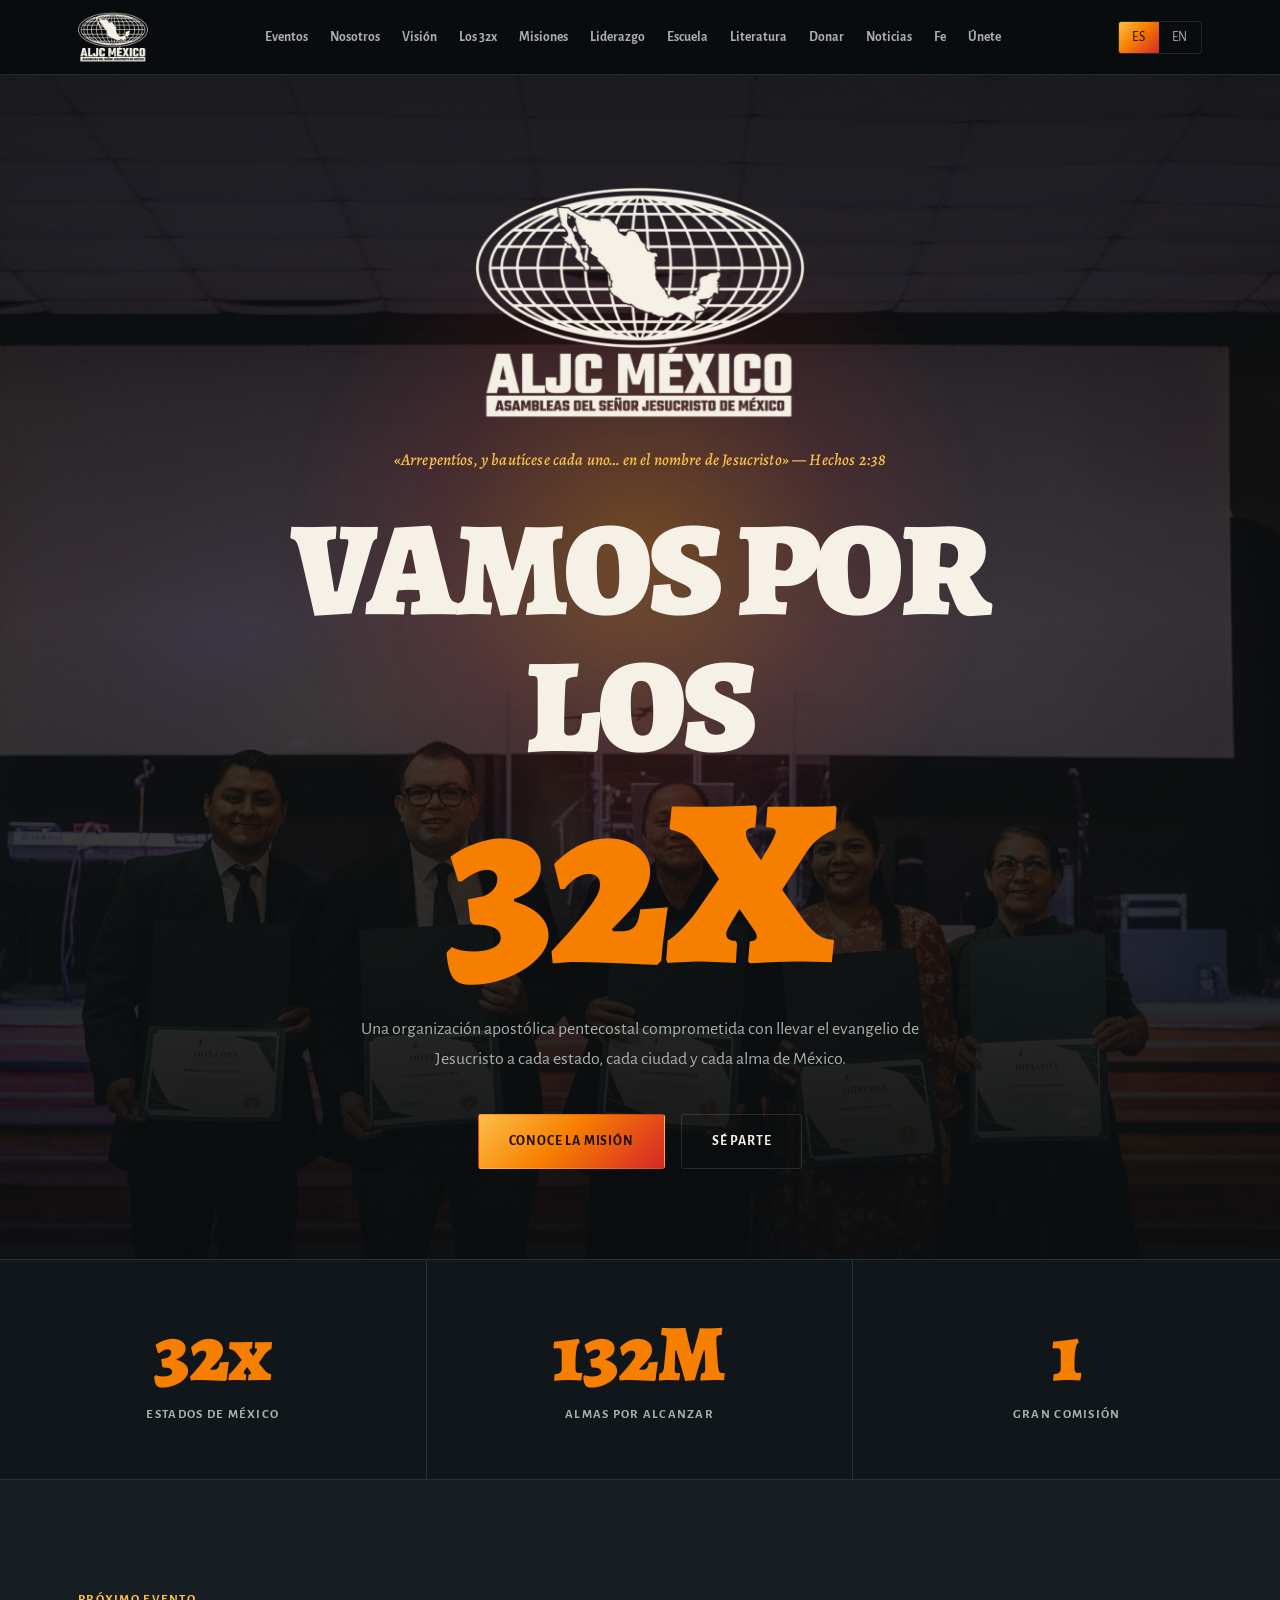
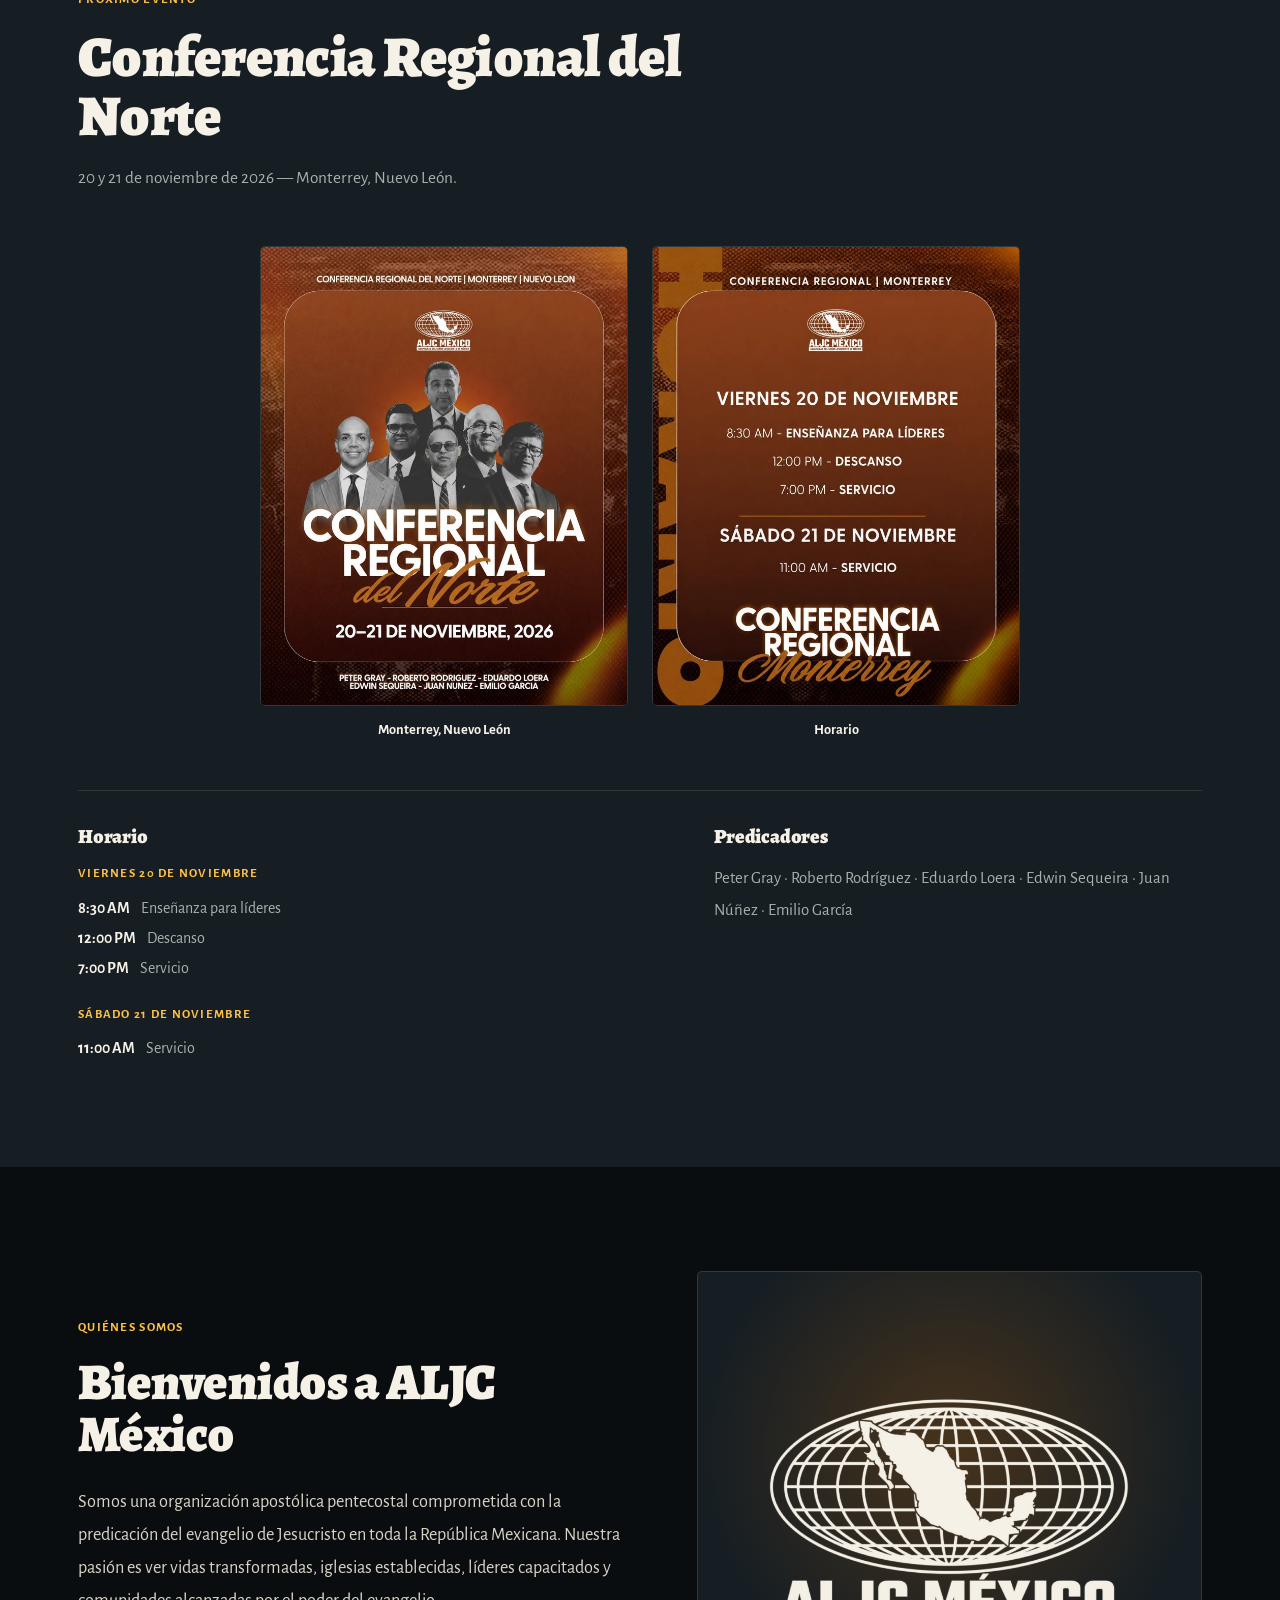
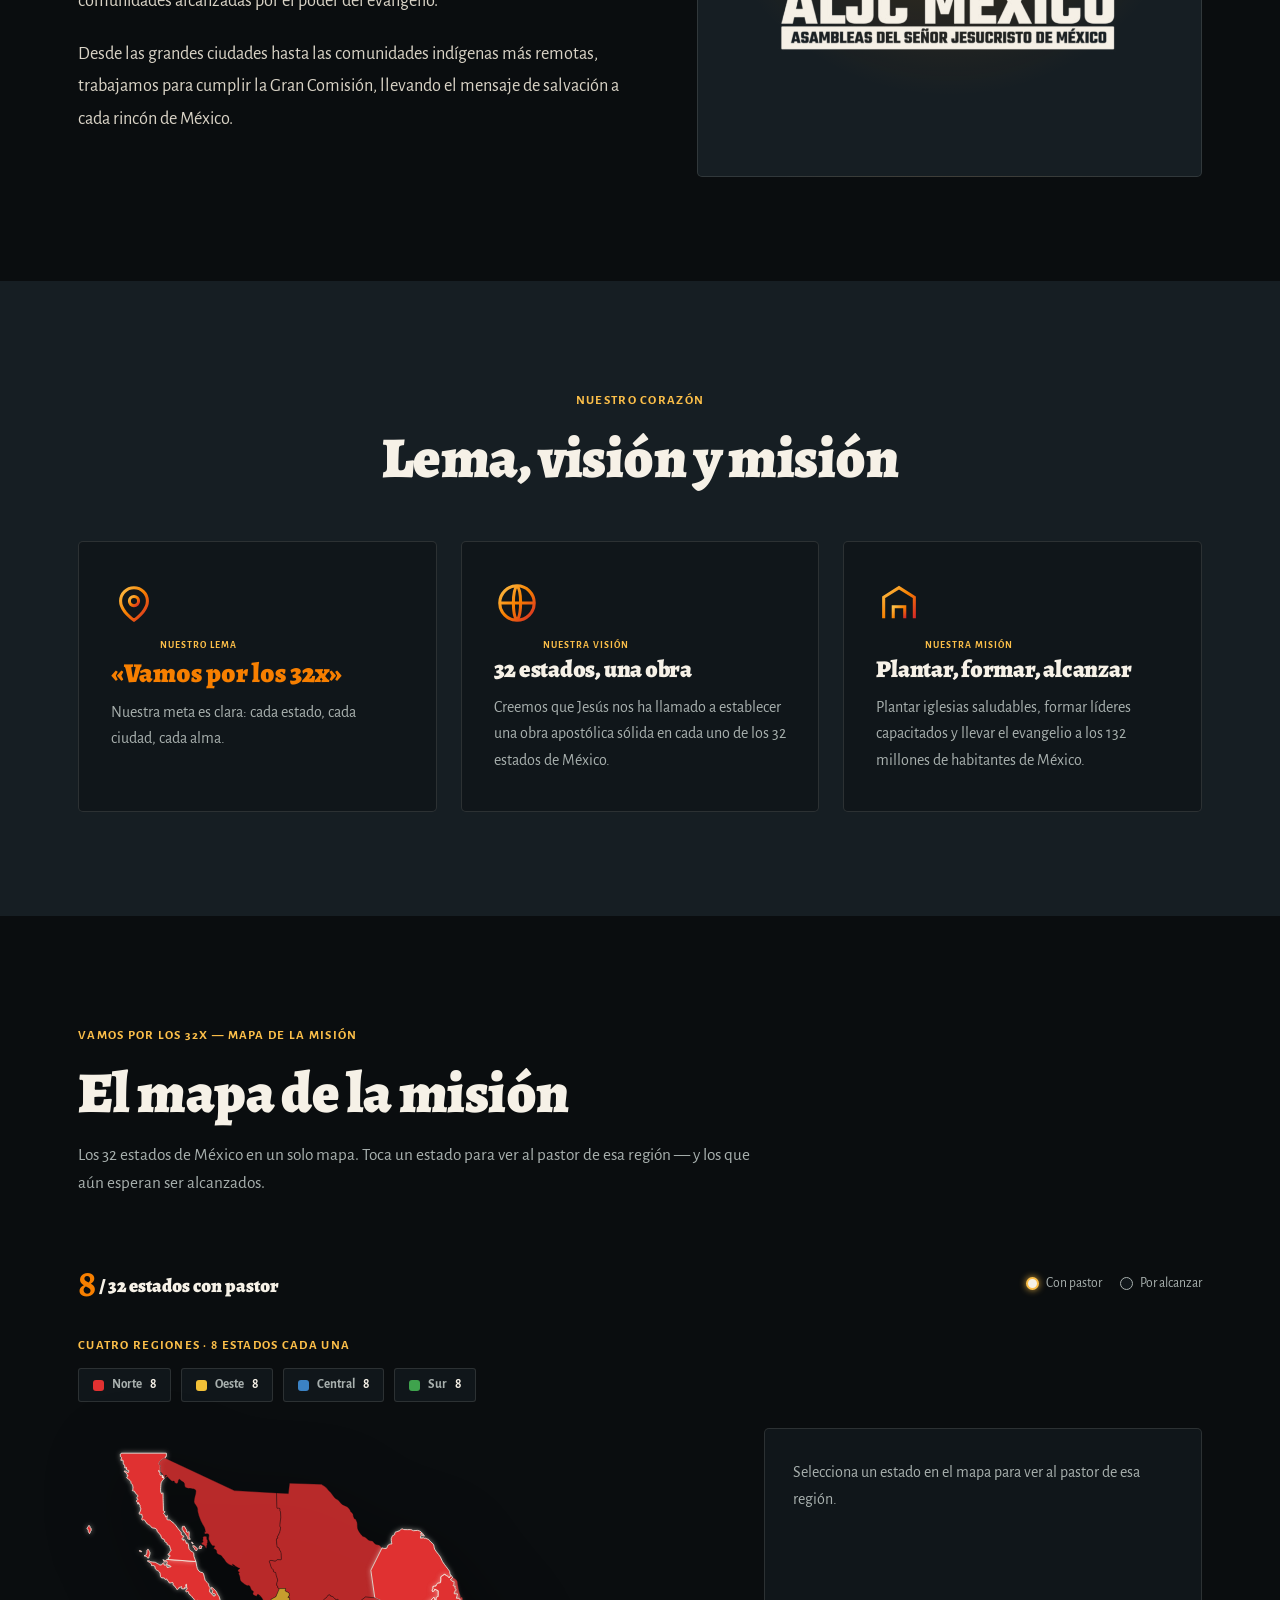
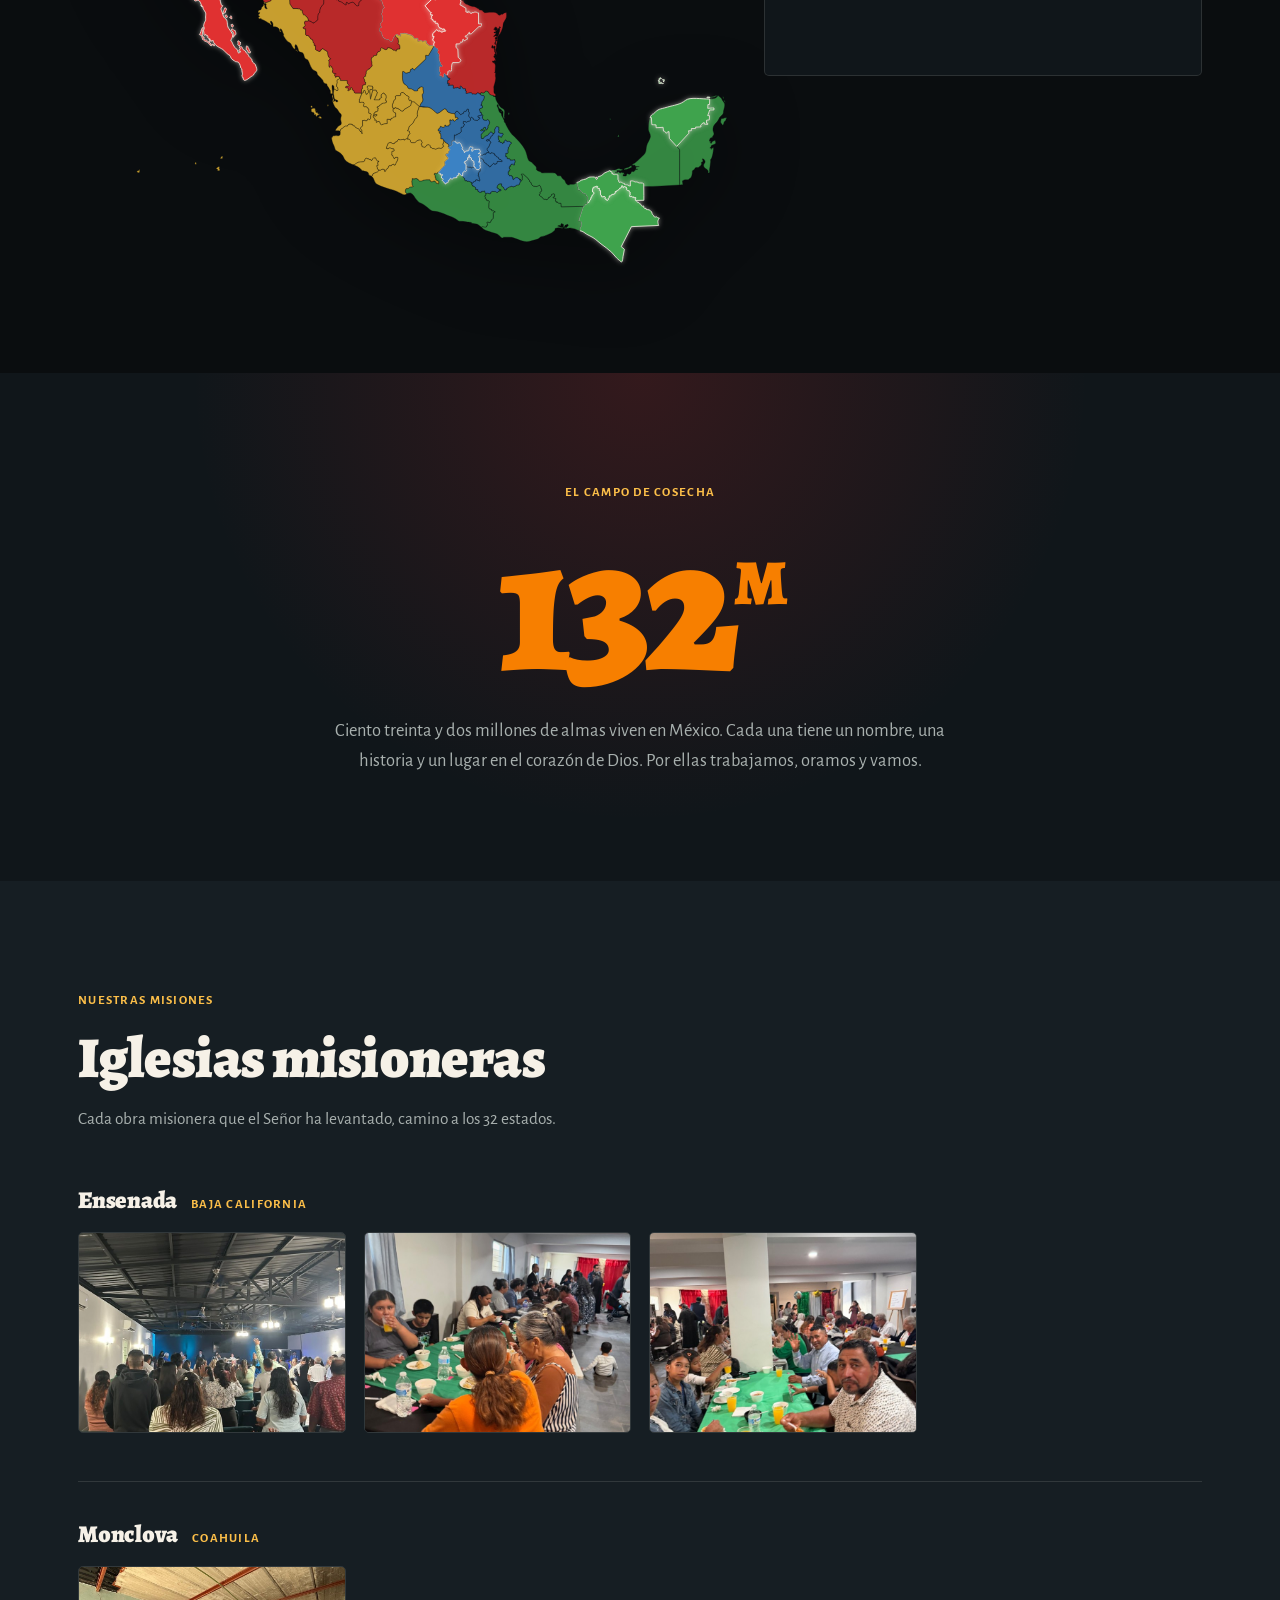
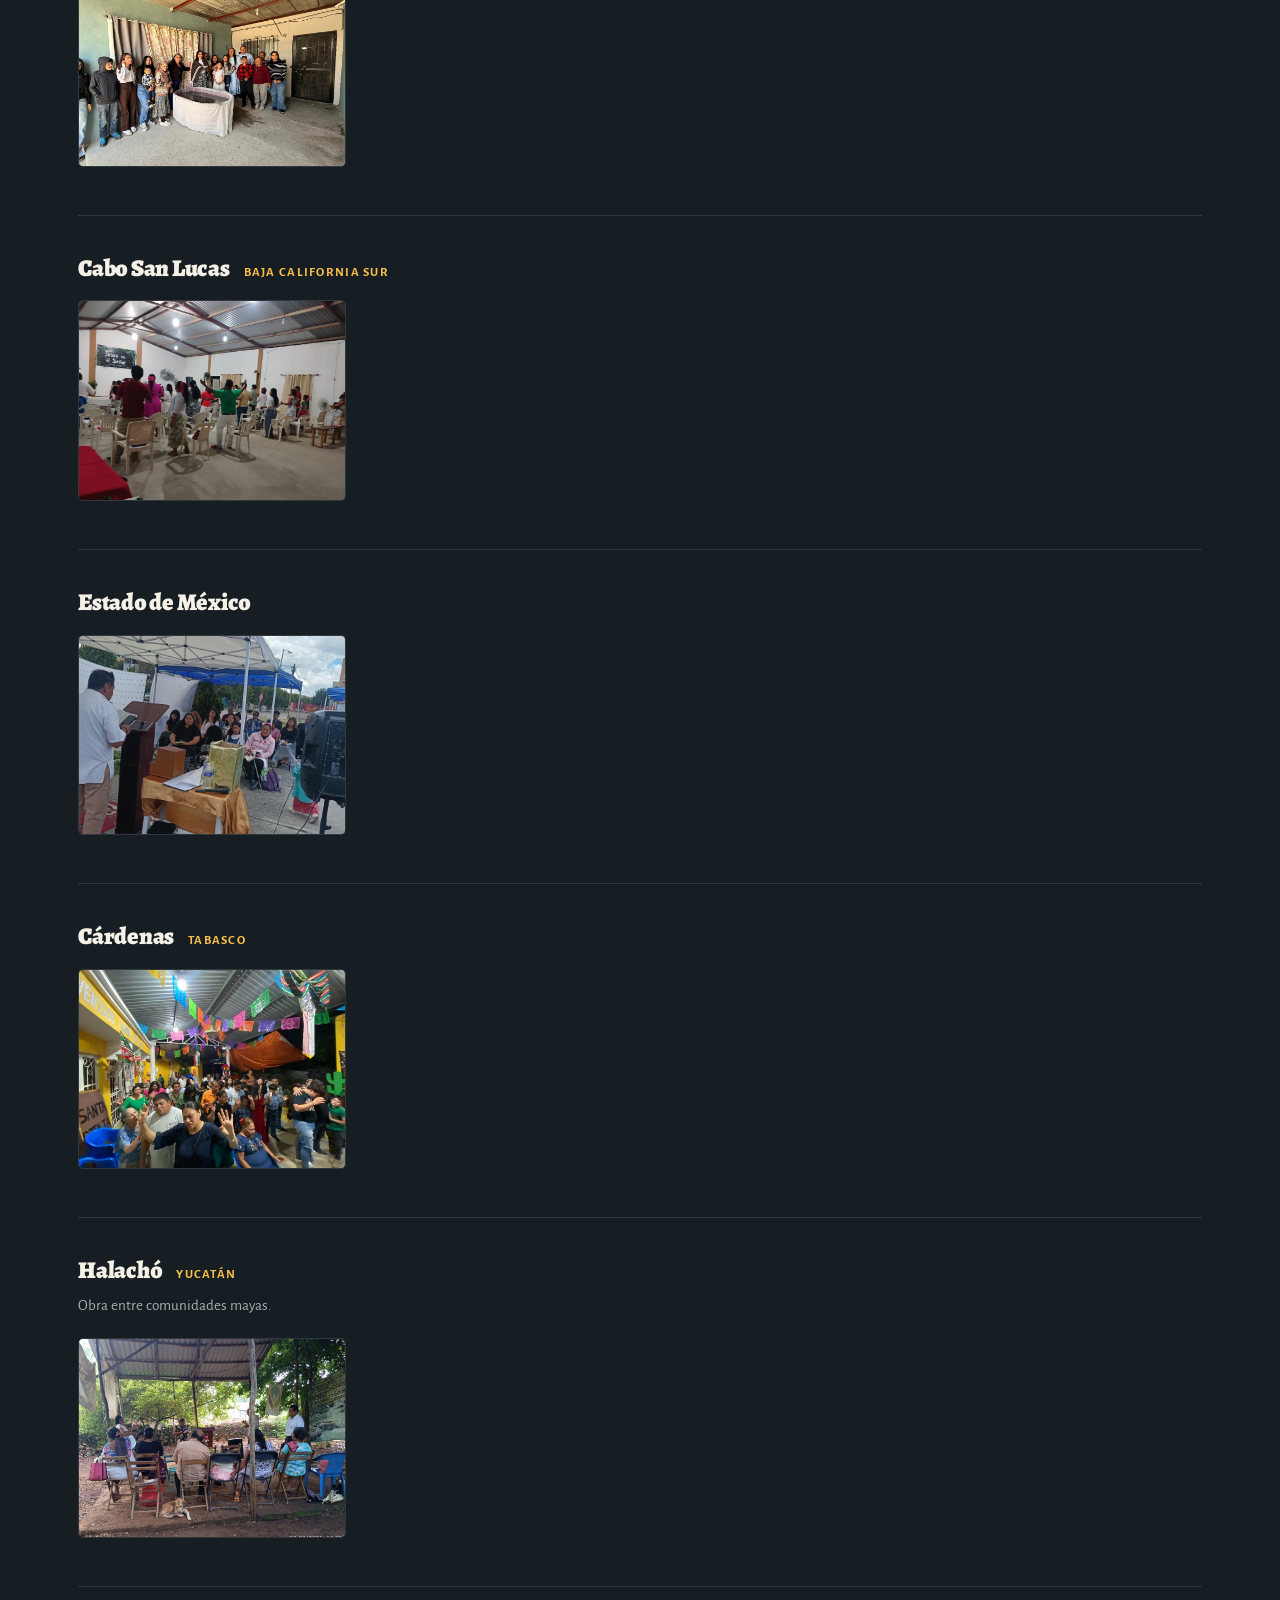
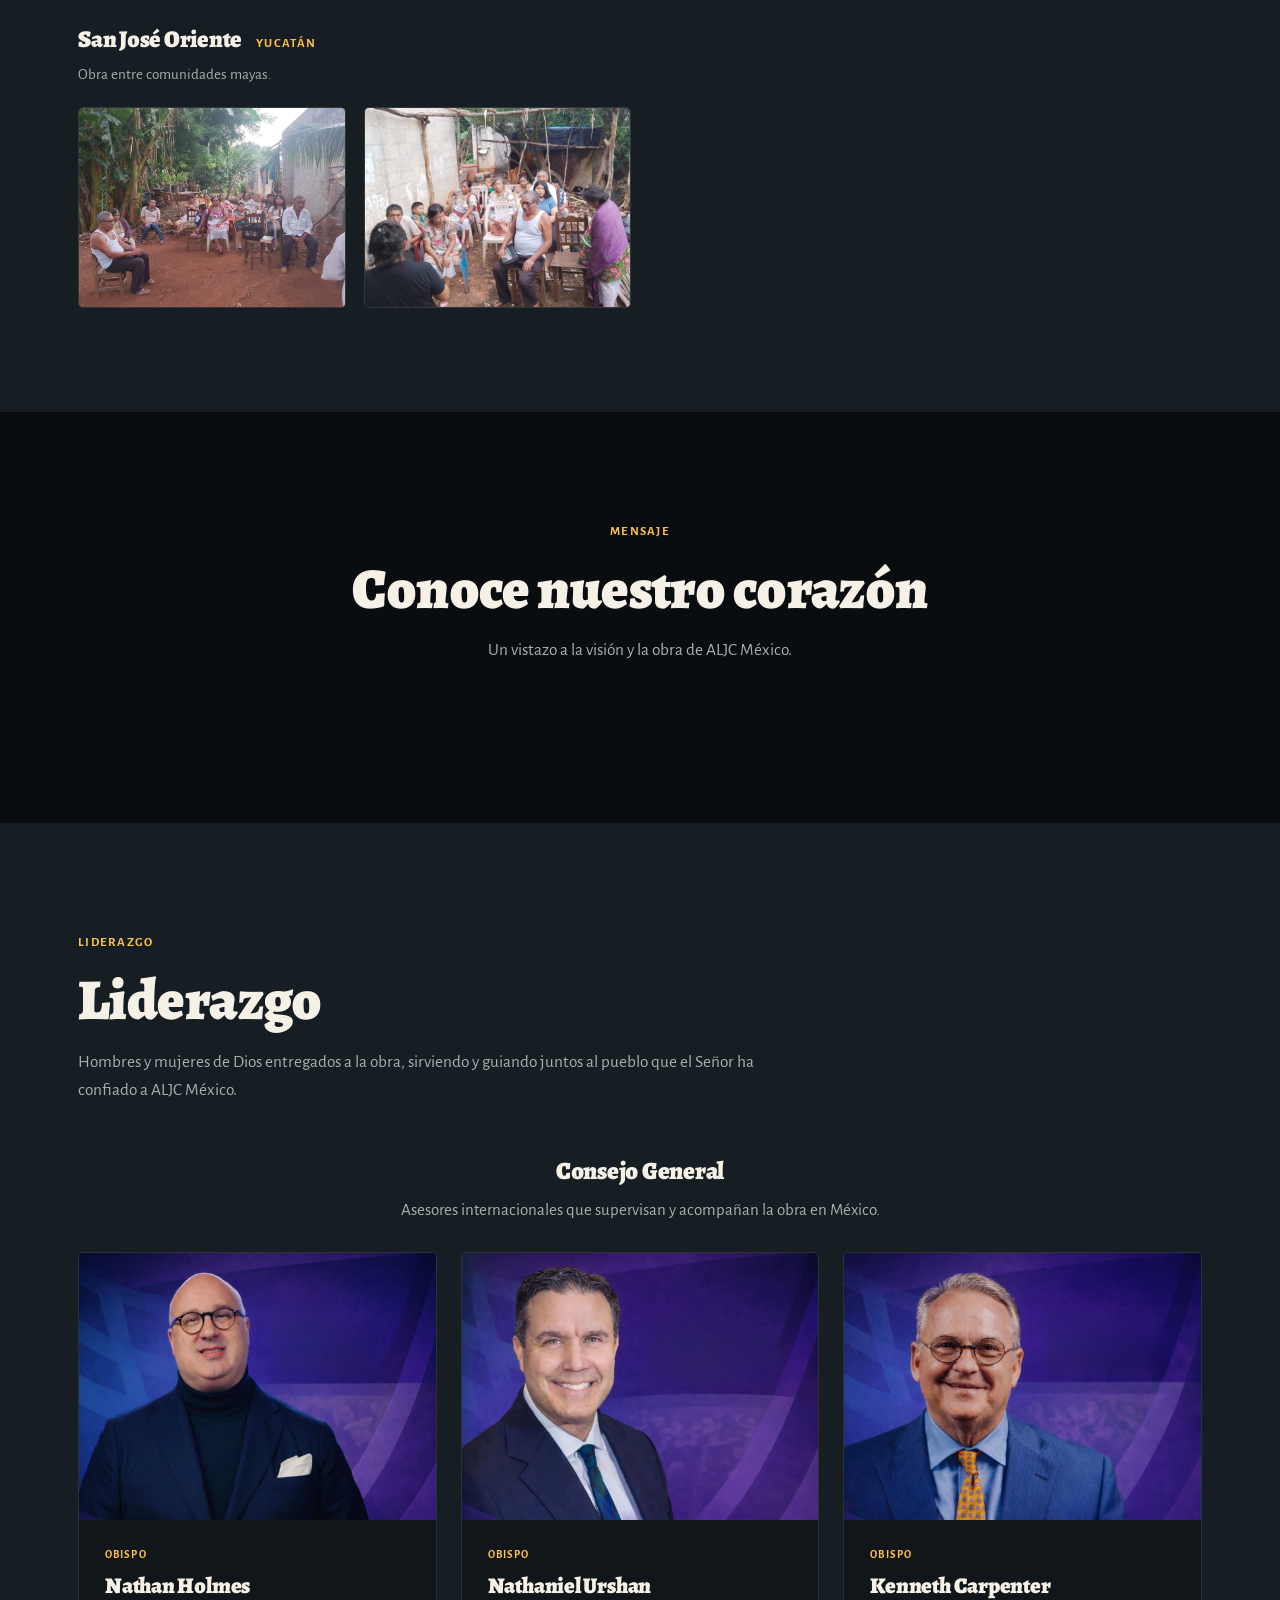
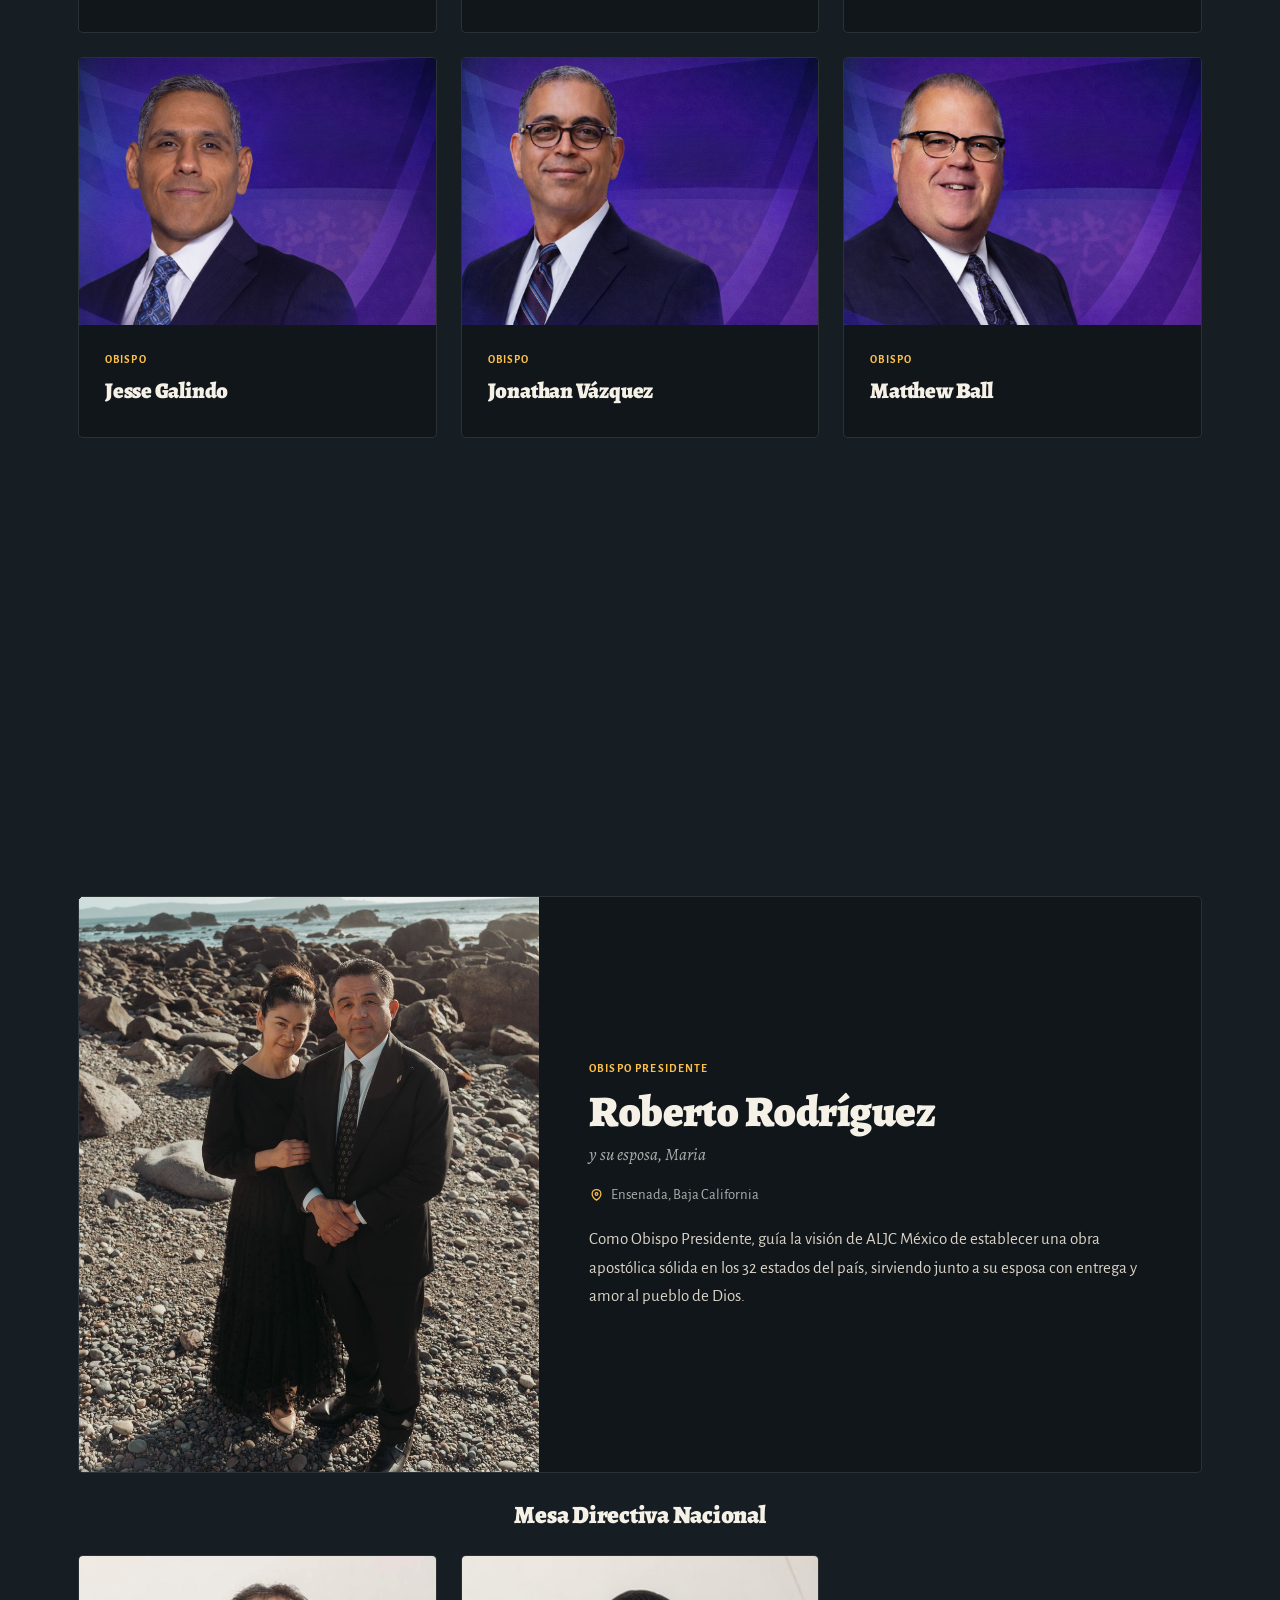
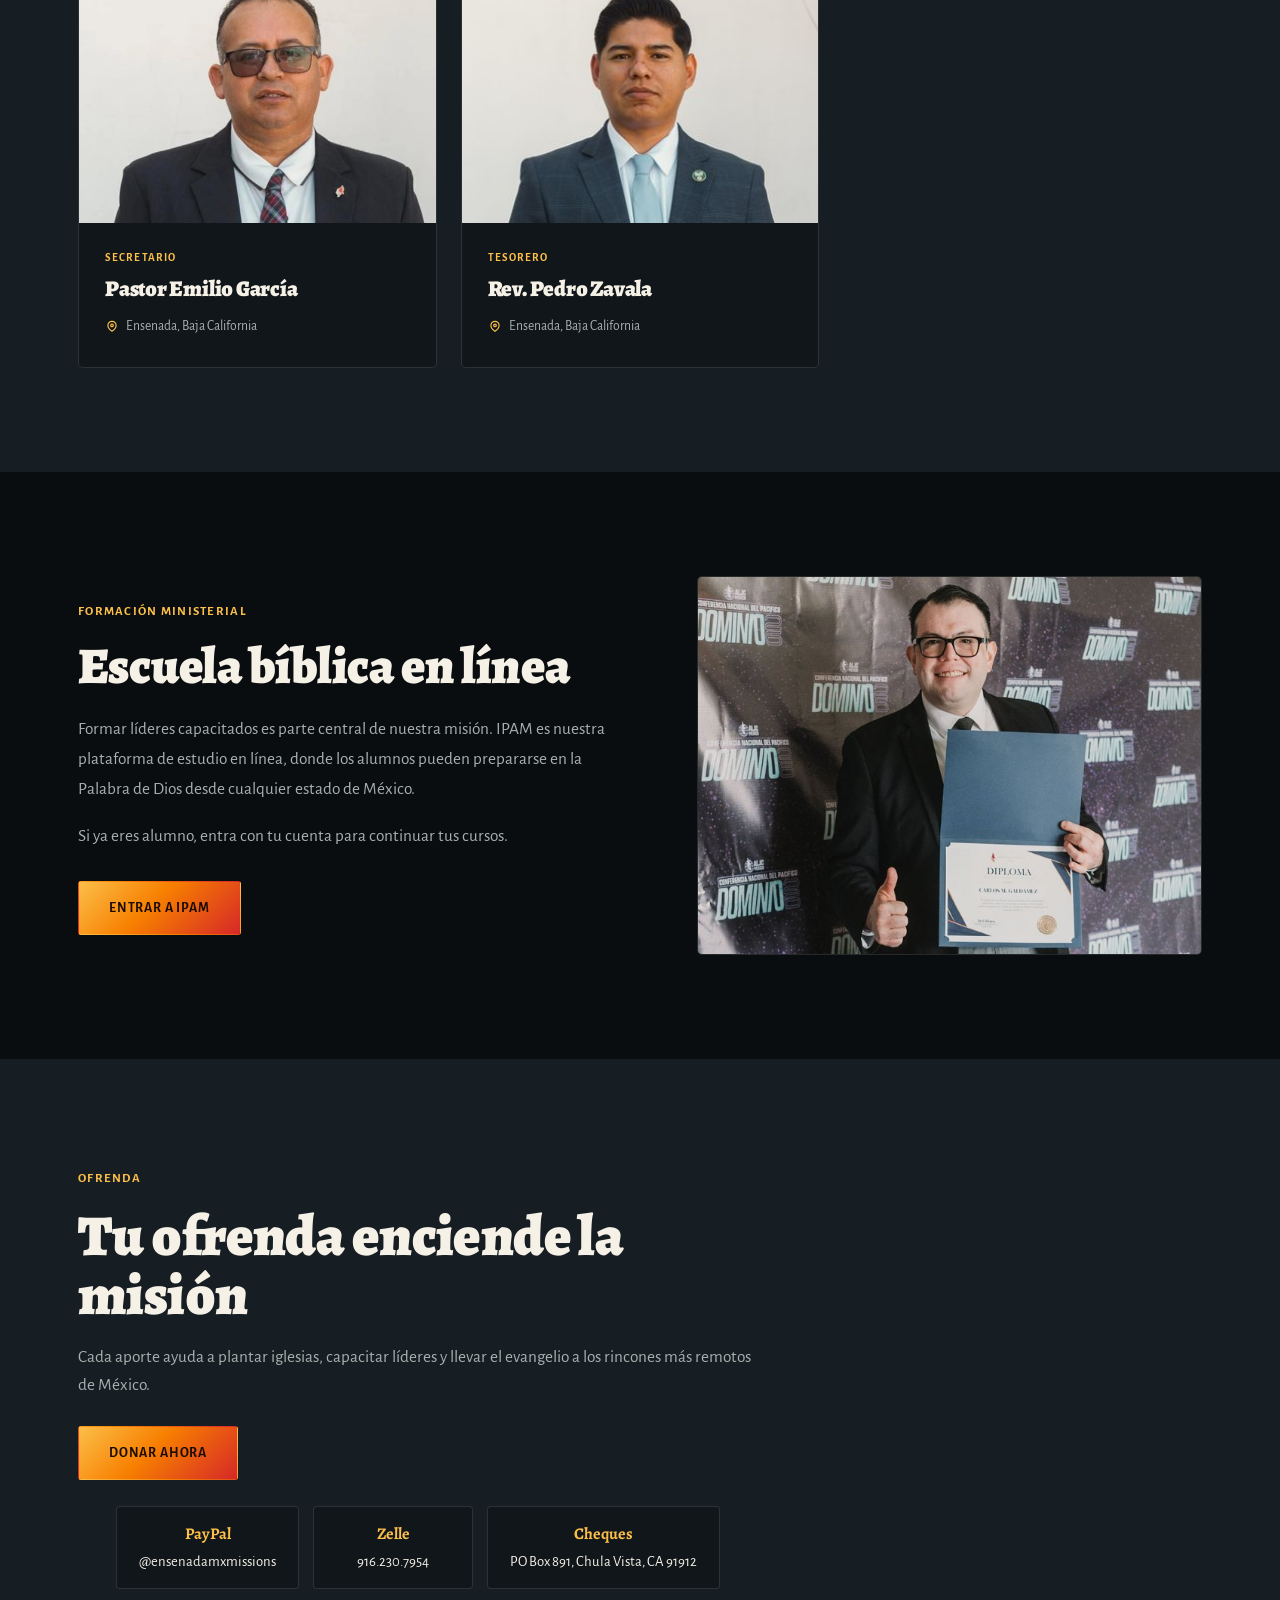
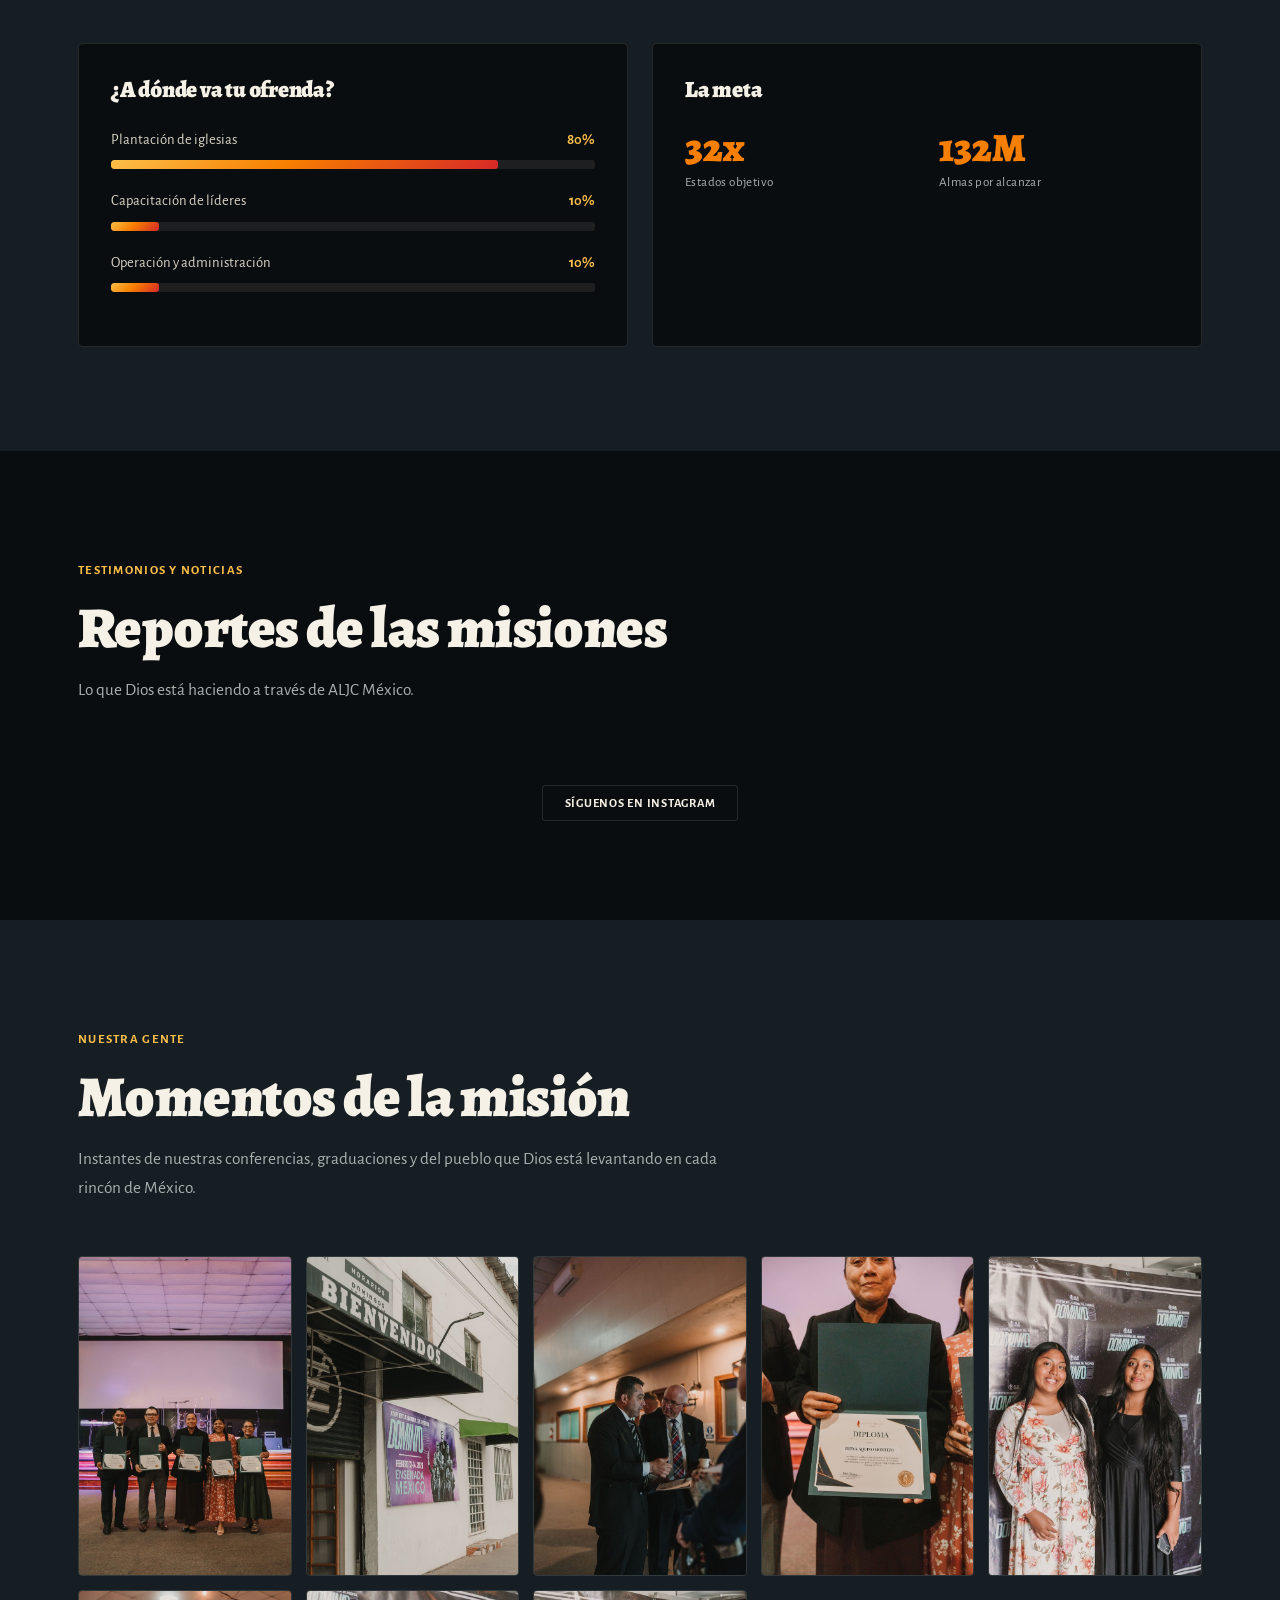
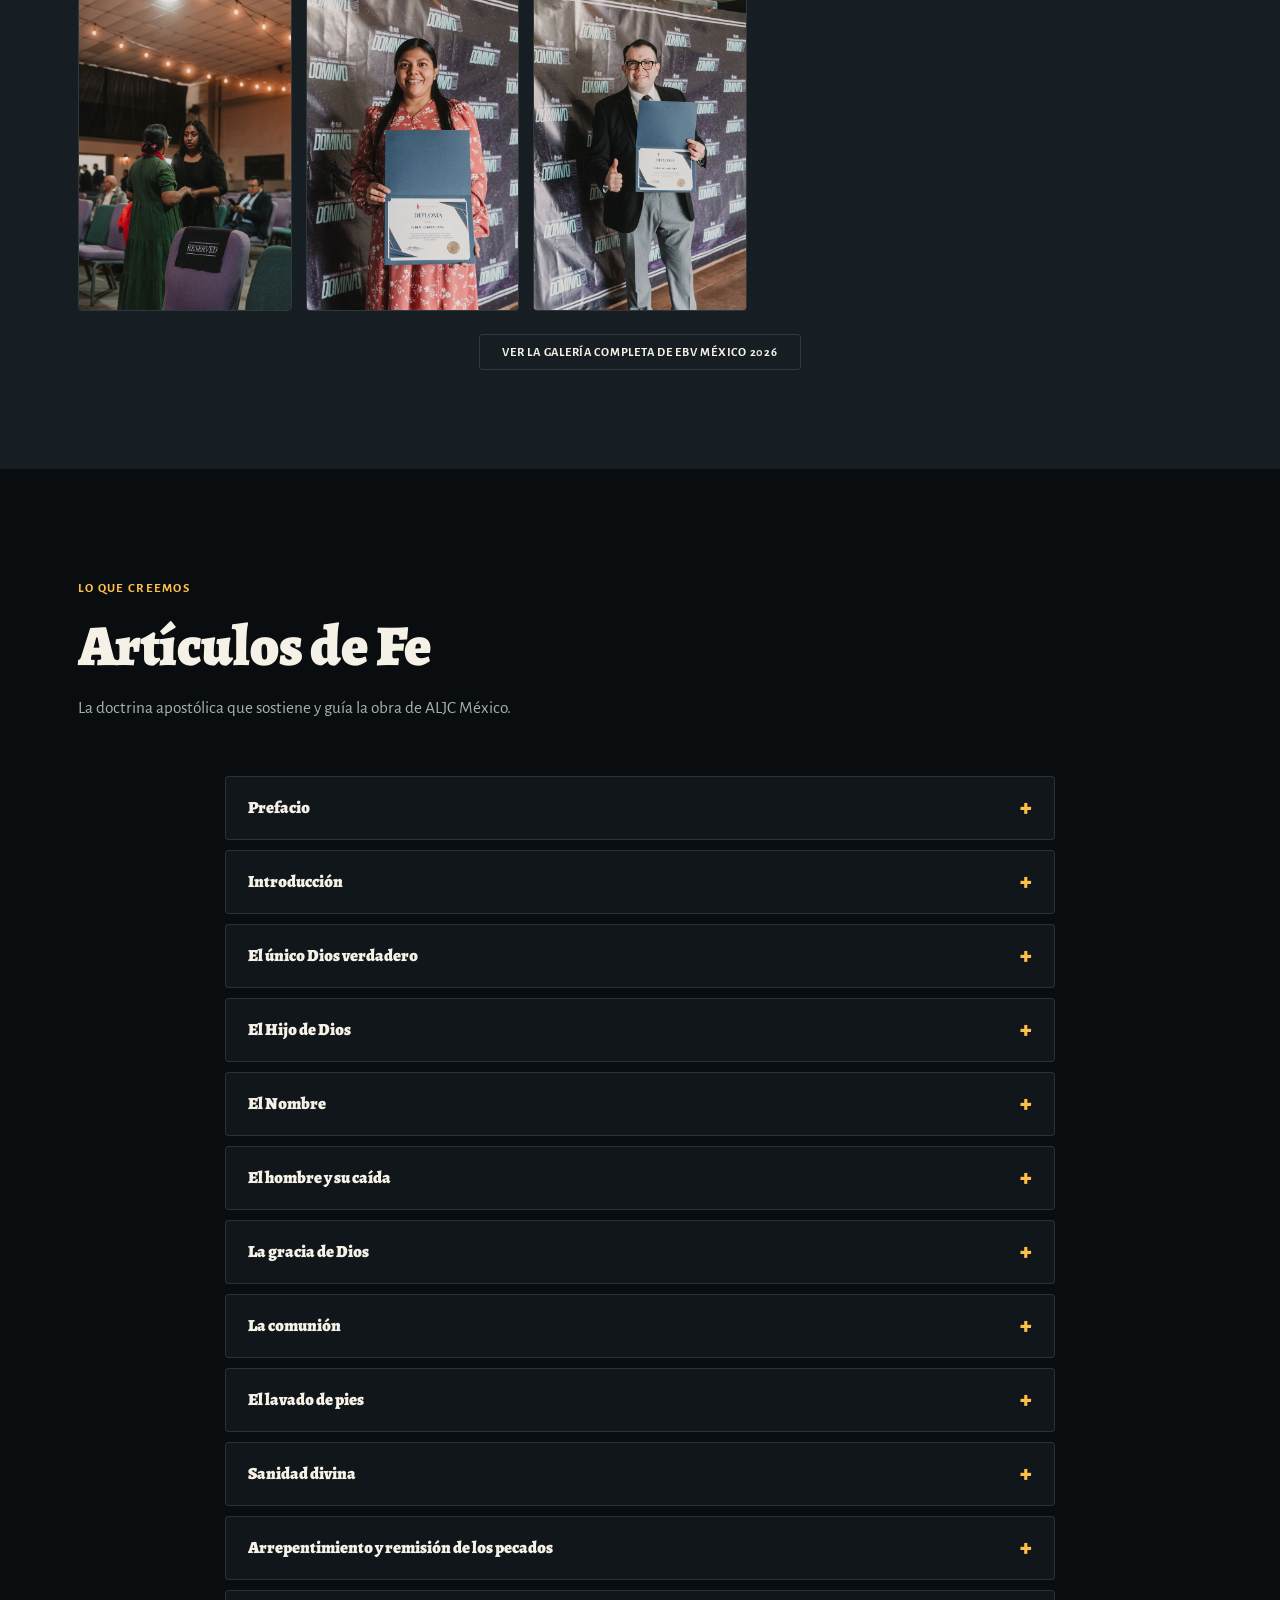
<file: index.html>
<!DOCTYPE html>
<html lang="es">
<head>
<meta charset="UTF-8">
<meta name="viewport" content="width=device-width, initial-scale=1.0">
<title>ALJC México — Vamos por los 32</title>
<link rel="preconnect" href="https://fonts.googleapis.com">
<link rel="preconnect" href="https://fonts.gstatic.com" crossorigin>
<link href="https://fonts.googleapis.com/css2?family=Alegreya:ital,wght@0,400..900;1,400..900&family=Alegreya+Sans:ital,wght@0,300;0,400;0,500;0,700;0,800;1,400&display=swap" rel="stylesheet">
<link rel="stylesheet" href="styles.css?v=29">
</head>
<body>

<svg width="0" height="0" style="position:absolute" aria-hidden="true"><defs>
  <linearGradient id="fg" x1="0" y1="0" x2="1" y2="1">
    <stop offset="0" stop-color="#FCBF49"/><stop offset=".5" stop-color="#F77F00"/><stop offset="1" stop-color="#D62828"/>
  </linearGradient>
</defs></svg>

<!-- ===== NAV ===== -->
<header class="nav">
  <div class="wrap nav-inner">
    <a class="brand" href="#top">
      <img class="mark-logo" src="assets/logo-mark.png" alt="ALJC México — Asambleas del Señor Jesucristo de México">
    </a>
    <nav class="nav-links" id="navLinks">
      <a href="#eventos" data-i18n="nav.events">Eventos</a>
      <a href="#nosotros" data-i18n="nav.about">Nosotros</a>
      <a href="#vision" data-i18n="nav.vision">Visión</a>
      <a href="#estados" data-i18n="nav.states">Los 32x</a>
      <a href="#misiones" data-i18n="nav.missions">Misiones</a>
      <a href="#liderazgo" data-i18n="nav.leaders">Liderazgo</a>
      <a href="#escuela" data-i18n="nav.school">Escuela</a>
      <a href="literatura.html" data-i18n="nav.literature">Literatura</a>
      <a href="#donar" data-i18n="nav.give">Donar</a>
      <a href="#noticias" data-i18n="nav.news">Noticias</a>
      <a href="#fe" data-i18n="nav.fe">Fe</a>
      <a href="#unete" data-i18n="nav.join">Únete</a>
    </nav>
    <div style="display:flex;align-items:center;gap:14px">
      <div class="lang" role="group" aria-label="Idioma / Language">
        <button id="es" class="active" onclick="setLang('es')">ES</button>
        <button id="en" onclick="setLang('en')">EN</button>
      </div>
      <button class="burger" id="burger" aria-label="Menú"><span></span><span></span><span></span></button>
    </div>
  </div>
</header>

<!-- ===== HERO ===== -->
<section class="hero" id="top">
  <div class="hero-bg"><div class="ember-field" id="emberField"></div></div>
  <div class="wrap hero-inner">
    <img class="hero-logo" src="assets/logo-mark.png" alt="ALJC México">
    <p class="scripture" data-i18n="hero.scripture">«Arrepentíos, y bautícese cada uno… en el nombre de Jesucristo» — Hechos 2:38</p>
    <h1>
      <span data-i18n="hero.line">Vamos por los</span>
      <span class="big32 flame-text">32x</span>
    </h1>
    <p class="hero-sub" data-i18n="hero.sub">Una organización apostólica pentecostal comprometida con llevar el evangelio de Jesucristo a cada estado, cada ciudad y cada alma de México.</p>
    <div class="cta-row">
      <a href="#estados" class="btn btn-primary" data-i18n="hero.cta1">Conoce la misión</a>
      <a href="#unete" class="btn btn-ghost" data-i18n="hero.cta2">Sé parte</a>
    </div>
  </div>
</section>

<!-- ===== STATS ===== -->
<section class="stats">
  <div class="stats-grid">
    <div class="stat">
      <div class="num flame-text"><span data-count="32">32</span>x</div>
      <div class="lbl" data-i18n="stat.states">Estados de México</div>
    </div>
    <div class="stat">
      <div class="num flame-text"><span data-count="132">132</span>M</div>
      <div class="lbl" data-i18n="stat.souls">Almas por alcanzar</div>
    </div>
    <div class="stat">
      <div class="num flame-text">1</div>
      <div class="lbl" data-i18n="stat.mission">Gran Comisión</div>
    </div>
  </div>
</section>

<!-- ===== EVENTOS ===== -->
<section class="block" id="eventos" style="background:var(--panel-2)">
  <div class="wrap">
    <div class="section-head reveal">
      <span class="eyebrow" data-i18n="events.eyebrow">Próximo evento</span>
      <h2 data-i18n="events.title">Conferencia Regional del Norte</h2>
      <p data-i18n="events.p">20 y 21 de noviembre de 2026 — Monterrey, Nuevo León.</p>
    </div>

    <div class="event-grid reveal">
      <figure class="event-card">
        <img src="assets/evento-monterrey.jpg" alt="Conferencia Regional del Norte — Monterrey, Nuevo León, 20–21 de noviembre de 2026" loading="lazy">
        <figcaption><strong data-i18n="events.mty">Monterrey, Nuevo León</strong></figcaption>
      </figure>
      <figure class="event-card">
        <img src="assets/evento-horario.jpg" alt="Horario de la Conferencia Regional del Norte — Monterrey, 20–21 de noviembre de 2026" loading="lazy">
        <figcaption><strong data-i18n="events.sched">Horario</strong></figcaption>
      </figure>
    </div>

    <div class="event-details reveal">
      <div class="event-block">
        <h3 data-i18n="events.schedTitle">Horario</h3>
        <ul class="event-sched">
          <li><span class="ev-day" data-i18n="events.fri">Viernes 20 de noviembre</span>
            <span class="ev-item"><b>8:30 AM</b> <span data-i18n="events.s1">Enseñanza para líderes</span></span>
            <span class="ev-item"><b>12:00 PM</b> <span data-i18n="events.s2">Descanso</span></span>
            <span class="ev-item"><b>7:00 PM</b> <span data-i18n="events.s3">Servicio</span></span>
          </li>
          <li><span class="ev-day" data-i18n="events.sat">Sábado 21 de noviembre</span>
            <span class="ev-item"><b>11:00 AM</b> <span data-i18n="events.s4">Servicio</span></span>
          </li>
        </ul>
      </div>
      <div class="event-block">
        <h3 data-i18n="events.speakers">Predicadores</h3>
        <p class="event-speakers">Peter Gray · Roberto Rodríguez · Eduardo Loera · Edwin Sequeira · Juan Núñez · Emilio García</p>
      </div>
    </div>
  </div>
</section>

<!-- ===== ABOUT ===== -->
<section class="block" id="nosotros">
  <div class="wrap about-grid">
    <div class="about-copy reveal">
      <span class="eyebrow" data-i18n="about.eyebrow">Quiénes somos</span>
      <h2 style="font-size:clamp(2rem,4.6vw,3.2rem);margin:16px 0 26px" data-i18n="about.title">Bienvenidos a ALJC México</h2>
      <p data-i18n="about.p1">Somos una organización apostólica pentecostal comprometida con la predicación del evangelio de Jesucristo en toda la República Mexicana. Nuestra pasión es ver vidas transformadas, iglesias establecidas, líderes capacitados y comunidades alcanzadas por el poder del evangelio.</p>
      <p data-i18n="about.p2">Desde las grandes ciudades hasta las comunidades indígenas más remotas, trabajamos para cumplir la Gran Comisión, llevando el mensaje de salvación a cada rincón de México.</p>
    </div>
    <div class="about-art reveal">
      <img class="about-logo" src="assets/logo-mark.png" alt="Logo ALJC México">
    </div>
  </div>
</section>

<!-- ===== PILLARS: VISION / MISSION / MOTTO ===== -->
<section class="block" id="vision" style="background:var(--panel-2)">
  <div class="wrap">
    <div class="section-head center reveal">
      <span class="eyebrow" data-i18n="pillars.eyebrow">Nuestro corazón</span>
      <h2 data-i18n="pillars.title">Lema, visión y misión</h2>
    </div>
    <div class="pillars">
      <div class="pillar reveal">
        <svg class="ico" viewBox="0 0 24 24" fill="none" stroke="url(#fg)" stroke-width="1.6"><path d="M12 21s-7-4.6-7-10a7 7 0 0 1 14 0c0 5.4-7 10-7 10z"/><circle cx="12" cy="11" r="2.4"/></svg>
        <span class="eyebrow" style="font-size:.62rem" data-i18n="pillars.motto.k">Nuestro lema</span>
        <div class="motto flame-text" data-i18n="pillars.motto.v">«Vamos por los 32x»</div>
        <p data-i18n="pillars.motto.p">Nuestra meta es clara: cada estado, cada ciudad, cada alma.</p>
      </div>
      <div class="pillar reveal">
        <svg class="ico" viewBox="0 0 24 24" fill="none" stroke="url(#fg)" stroke-width="1.6"><circle cx="12" cy="12" r="9"/><path d="M3 12h18M12 3c2.5 2.5 2.5 15 0 18M12 3C9.5 5.5 9.5 18.5 12 21"/></svg>
        <span class="eyebrow" style="font-size:.62rem" data-i18n="pillars.vision.k">Nuestra visión</span>
        <h3 data-i18n="pillars.vision.t">32 estados, una obra</h3>
        <p data-i18n="pillars.vision.p">Creemos que Jesús nos ha llamado a establecer una obra apostólica sólida en cada uno de los 32 estados de México.</p>
      </div>
      <div class="pillar reveal">
        <svg class="ico" viewBox="0 0 24 24" fill="none" stroke="url(#fg)" stroke-width="1.6"><path d="M4 20V9l8-5 8 5v11"/><path d="M9 20v-6h6v6"/></svg>
        <span class="eyebrow" style="font-size:.62rem" data-i18n="pillars.mission.k">Nuestra misión</span>
        <h3 data-i18n="pillars.mission.t">Plantar, formar, alcanzar</h3>
        <p data-i18n="pillars.mission.p">Plantar iglesias saludables, formar líderes capacitados y llevar el evangelio a los 132 millones de habitantes de México.</p>
      </div>
    </div>
  </div>
</section>

<!-- ===== STATES GRID ===== -->
<section class="block" id="estados">
  <div class="wrap">
    <div class="section-head reveal">
      <span class="eyebrow" data-i18n="states.eyebrow">Vamos por los 32x — mapa de la misión</span>
      <h2 data-i18n="states.title">El mapa de la misión</h2>
      <p data-i18n="states.p">Los 32 estados de México en un solo mapa. Toca un estado para ver al pastor de esa región — y los que aún esperan ser alcanzados.</p>
    </div>
    <div class="map-meta reveal">
      <div class="states-count"><b class="flame-text" id="pastorCount">0</b> / 32 <span data-i18n="states.encendidos">estados con pastor</span></div>
      <div class="map-legend">
        <span class="lg-item"><i class="lg-dot has"></i><span data-i18n="map.legend.has">Con pastor</span></span>
        <span class="lg-item"><i class="lg-dot open"></i><span data-i18n="map.legend.open">Por alcanzar</span></span>
      </div>
    </div>
    <div class="region-bar reveal">
      <span class="eyebrow" data-i18n="map.regions">Cuatro regiones · 8 estados cada una</span>
      <div class="region-legend" id="regionLegend"></div>
    </div>
    <div class="map-layout reveal">
      <div class="mexmap" id="mexmap" role="group" aria-label="Mapa de los estados de México"></div>
      <aside class="map-detail" id="mapDetail" aria-live="polite"></aside>
    </div>
  </div>
</section>

<!-- ===== SOULS ===== -->
<section class="block souls">
  <div class="wrap">
    <span class="eyebrow reveal" data-i18n="souls.eyebrow">El campo de cosecha</span>
    <div class="huge reveal" style="margin-top:14px"><span class="flame-text"><span data-count="132">132</span><span class="unit">M</span></span></div>
    <p class="reveal" data-i18n="souls.p">Ciento treinta y dos millones de almas viven en México. Cada una tiene un nombre, una historia y un lugar en el corazón de Dios. Por ellas trabajamos, oramos y vamos.</p>
  </div>
</section>

<!-- ===== LEADERSHIP ===== -->
<!-- ===== MISIONES ===== -->
<section class="block" id="misiones" style="background:var(--panel-2)">
  <div class="wrap">
    <div class="section-head reveal">
      <span class="eyebrow" data-i18n="missions.eyebrow">Nuestras misiones</span>
      <h2 data-i18n="missions.title">Iglesias misioneras</h2>
      <p data-i18n="missions.p">Cada obra misionera que el Señor ha levantado, camino a los 32 estados.</p>
    </div>
    <div class="mission reveal">
      <h3 class="mission-place">Ensenada <span>Baja California</span></h3>
      <div class="mission-photos">
        <img src="assets/mision-ensenada-1.jpg" alt="Servicio en la obra misionera de Ensenada, Baja California" loading="lazy">
        <img src="assets/mision-ensenada-2.jpg" alt="Convivio de la congregación en Ensenada, Baja California" loading="lazy">
        <img src="assets/mision-ensenada-3.jpg" alt="Hermanos compartiendo los alimentos en Ensenada, Baja California" loading="lazy">
      </div>
    </div>
    <div class="mission reveal">
      <h3 class="mission-place">Monclova <span>Coahuila</span></h3>
      <div class="mission-photos">
        <img src="assets/mision-monclova-1.jpg" alt="Bautismos en la obra misionera de Monclova, Coahuila" loading="lazy">
      </div>
    </div>
    <div class="mission reveal">
      <h3 class="mission-place">Cabo San Lucas <span>Baja California Sur</span></h3>
      <div class="mission-photos">
        <img src="assets/mision-cabo-1.jpg" alt="Congregación en adoración durante el servicio en Cabo San Lucas, Baja California Sur" loading="lazy">
      </div>
    </div>
    <div class="mission reveal">
      <h3 class="mission-place">Estado de México</h3>
      <div class="mission-photos">
        <img src="assets/mision-edomex-1.jpg" alt="Predicación en un servicio al aire libre en el Estado de México" loading="lazy">
      </div>
    </div>
    <div class="mission reveal">
      <h3 class="mission-place">Cárdenas <span data-i18n="missions.tabasco">Tabasco</span></h3>
      <div class="mission-photos">
        <img src="assets/mision-cardenas-1.jpg" alt="Congregación en oración durante un servicio nocturno en Cárdenas, Tabasco" loading="lazy">
      </div>
    </div>
    <div class="mission reveal">
      <h3 class="mission-place">Halachó <span>Yucatán</span></h3>
      <p class="mission-note" data-i18n="missions.maya">Obra entre comunidades mayas.</p>
      <div class="mission-photos">
        <img src="assets/mision-halacho-1.jpg" alt="Servicio bajo enramada en la obra misionera de Halachó, Yucatán" loading="lazy">
      </div>
    </div>
    <div class="mission reveal">
      <h3 class="mission-place">San José Oriente <span>Yucatán</span></h3>
      <p class="mission-note" data-i18n="missions.maya">Obra entre comunidades mayas.</p>
      <div class="mission-photos">
        <img src="assets/mision-sanjose-1.jpg" alt="Hermanos reunidos en el patio de la obra misionera de San José Oriente, Yucatán" loading="lazy">
        <img src="assets/mision-sanjose-2.jpg" alt="Servicio bajo enramada en San José Oriente, Yucatán" loading="lazy">
      </div>
    </div>
  </div>
</section>

<!-- ===== VIDEO ===== -->
<section class="block" id="video">
  <div class="wrap">
    <div class="section-head center reveal">
      <span class="eyebrow" data-i18n="video.eyebrow">Mensaje</span>
      <h2 data-i18n="video.title">Conoce nuestro corazón</h2>
      <p data-i18n="video.p">Un vistazo a la visión y la obra de ALJC México.</p>
    </div>
    <div class="ig-reel">
      <blockquote class="instagram-media" data-instgrm-permalink="https://www.instagram.com/reel/DUuaYXojmhl/?utm_source=ig_embed" data-instgrm-version="14" style="background:#FFF;border:0;border-radius:4px;margin:0 auto;max-width:420px;width:100%"></blockquote>
    </div>
  </div>
</section>

<!-- ===== LEADERSHIP ===== -->
<section class="block" id="liderazgo" style="background:var(--panel-2)">
  <div class="wrap">
    <div class="section-head reveal">
      <span class="eyebrow" data-i18n="leaders.eyebrow">Liderazgo</span>
      <h2 data-i18n="leaders.title">Liderazgo</h2>
      <p data-i18n="leaders.p">Hombres y mujeres de Dios entregados a la obra, sirviendo y guiando juntos al pueblo que el Señor ha confiado a ALJC México.</p>
    </div>
    <h3 class="sub-head reveal" data-i18n="leaders.council">Consejo General</h3>
    <p class="council-sub reveal" data-i18n="leaders.councilSub">Asesores internacionales que supervisan y acompañan la obra en México.</p>
    <div class="leaders" id="councilGrid"></div>
    <div class="obispo reveal" style="margin-top:54px">
      <div class="obispo-photo"><img src="assets/obispo.jpg?v=2" alt="Obispo Presidente de ALJC México con su esposa"></div>
      <div class="obispo-body">
        <span class="role" data-i18n="obispo.role">Obispo Presidente</span>
        <h3 data-i18n="obispo.name">Roberto Rodríguez</h3>
        <div class="couple" data-i18n="obispo.couple">y su esposa, Maria</div>
        <div class="obispo-loc"><svg width="15" height="15" viewBox="0 0 24 24" fill="none" stroke="#FCBF49" stroke-width="2"><path d="M12 21s-7-4.6-7-10a7 7 0 0 1 14 0c0 5.4-7 10-7 10z"/><circle cx="12" cy="11" r="2.2"/></svg><span data-i18n="obispo.city">Ensenada, Baja California</span></div>
        <p data-i18n="obispo.bio">Como Obispo Presidente, guía la visión de ALJC México de establecer una obra apostólica sólida en los 32 estados del país, sirviendo junto a su esposa con entrega y amor al pueblo de Dios.</p>
      </div>
    </div>
    <h3 class="sub-head reveal" data-i18n="leaders.board">Mesa Directiva Nacional</h3>
    <div class="leaders" id="leadersGrid"></div>
  </div>
</section>

<!-- ===== ESCUELA BIBLICA / IPAM ===== -->
<section class="block" id="escuela">
  <div class="wrap school-grid">
    <div class="school-copy reveal">
      <span class="eyebrow" data-i18n="school.eyebrow">Formación ministerial</span>
      <h2 data-i18n="school.title">Escuela bíblica en línea</h2>
      <p data-i18n="school.p1">Formar líderes capacitados es parte central de nuestra misión. IPAM es nuestra plataforma de estudio en línea, donde los alumnos pueden prepararse en la Palabra de Dios desde cualquier estado de México.</p>
      <p data-i18n="school.p2">Si ya eres alumno, entra con tu cuenta para continuar tus cursos.</p>
      <a href="https://ipam.gnomio.com" target="_blank" rel="noopener noreferrer" class="btn btn-primary school-cta" data-i18n="school.cta">Entrar a IPAM</a>
    </div>
    <div class="school-art reveal">
      <img src="assets/event-08.jpg" alt="Graduación de líderes — ALJC México" loading="lazy">
    </div>
  </div>
</section>

<!-- ===== DONAR ===== -->
<section class="block" id="donar" style="background:var(--panel-2)">
  <div class="wrap">
    <div class="section-head reveal">
      <span class="eyebrow" data-i18n="give.eyebrow">Ofrenda</span>
      <h2 data-i18n="give.title">Tu ofrenda enciende la misión</h2>
      <p data-i18n="give.p">Cada aporte ayuda a plantar iglesias, capacitar líderes y llevar el evangelio a los rincones más remotos de México.</p>
      <a href="https://www.paypal.me/ensenadamxmissions" target="_blank" rel="noopener" id="donateBtn" class="btn btn-primary" style="margin-top:26px;display:inline-block" data-i18n="give.btn">Donar ahora</a>
      <div class="give-methods reveal">
        <a class="give-way" href="https://www.paypal.me/ensenadamxmissions" target="_blank" rel="noopener">
          <b>PayPal</b><span>@ensenadamxmissions</span>
        </a>
        <div class="give-way">
          <b>Zelle</b><span>916.230.7954</span>
        </div>
        <div class="give-way">
          <b data-i18n="give.checks">Cheques</b><span>PO Box 891, Chula Vista, CA 91912</span>
        </div>
      </div>
    </div>
    <div class="give-grid">
      <div class="give-card reveal">
        <h3 data-i18n="give.where.t">¿A dónde va tu ofrenda?</h3>
        <div class="bar-row"><div class="bar-top"><span data-i18n="give.b1">Plantación de iglesias</span><b>80%</b></div><div class="bar"><i style="width:80%"></i></div></div>
        <div class="bar-row"><div class="bar-top"><span data-i18n="give.b2">Capacitación de líderes</span><b>10%</b></div><div class="bar"><i style="width:10%"></i></div></div>
        <div class="bar-row"><div class="bar-top"><span data-i18n="give.b4">Operación y administración</span><b>10%</b></div><div class="bar"><i style="width:10%"></i></div></div>
      </div>
      <div class="give-card reveal">
        <h3 data-i18n="give.numbers.t">La meta</h3>
        <div class="num-grid">
          <div><b class="flame-text"><span data-count="32">32</span>x</b><span data-i18n="give.n3">Estados objetivo</span></div>
          <div><b class="flame-text">132M</b><span data-i18n="give.n4b">Almas por alcanzar</span></div>
        </div>
      </div>
    </div>
  </div>
</section>

<!-- ===== NOTICIAS ===== -->
<section class="block" id="noticias">
  <div class="wrap">
    <div class="section-head reveal">
      <span class="eyebrow" data-i18n="news.eyebrow">Testimonios y noticias</span>
      <h2 data-i18n="news.title">Reportes de las misiones</h2>
      <p data-i18n="news.p">Lo que Dios está haciendo a través de ALJC México.</p>
    </div>
    <!-- To swap a post: replace the data-instgrm-permalink URL with the new post's link -->
    <div class="ig-grid">
      <blockquote class="instagram-media" data-instgrm-permalink="https://www.instagram.com/p/DYThUoslVUA/?utm_source=ig_embed" data-instgrm-version="14" style="background:#FFF;border:0;border-radius:4px;margin:0;width:100%"></blockquote>
      <blockquote class="instagram-media" data-instgrm-permalink="https://www.instagram.com/p/DXr-pA6knw1/?utm_source=ig_embed" data-instgrm-version="14" style="background:#FFF;border:0;border-radius:4px;margin:0;width:100%"></blockquote>
      <blockquote class="instagram-media" data-instgrm-permalink="https://www.instagram.com/p/DWma5-4Ganl/?utm_source=ig_embed" data-instgrm-version="14" style="background:#FFF;border:0;border-radius:4px;margin:0;width:100%"></blockquote>
    </div>
    <p class="ig-follow reveal"><a href="https://www.instagram.com/aljcmexico/" target="_blank" rel="noopener" class="btn btn-ghost btn-sm" data-i18n="news.follow">Síguenos en Instagram</a></p>
  </div>
</section>

<!-- ===== MOMENTOS ===== -->
<section class="block" id="momentos" style="background:var(--panel-2)">
  <div class="wrap">
    <div class="section-head reveal">
      <span class="eyebrow" data-i18n="gallery.eyebrow">Nuestra gente</span>
      <h2 data-i18n="gallery.title">Momentos de la misión</h2>
      <p data-i18n="gallery.p">Instantes de nuestras conferencias, graduaciones y del pueblo que Dios está levantando en cada rincón de México.</p>
    </div>
    <div class="gallery-grid reveal">
      <img src="assets/event-01.jpg" alt="Conferencia Nacional del Pastor — ALJC México" loading="lazy">
      <img src="assets/event-02.jpg" alt="Conferencia DOMINIO 2026 — Ensenada" loading="lazy">
      <img src="assets/event-03.jpg" alt="Liderazgo de ALJC México" loading="lazy">
      <img src="assets/event-04.jpg" alt="Graduación de líderes — ALJC México" loading="lazy">
      <img src="assets/event-05.jpg" alt="Congregación de ALJC México" loading="lazy">
      <img src="assets/event-06.jpg" alt="Conferencia Nacional del Pastor — ALJC México" loading="lazy">
      <img src="assets/event-07.jpg" alt="Graduación de líderes — ALJC México" loading="lazy">
      <img src="assets/event-08.jpg" alt="Graduación de líderes — ALJC México" loading="lazy">
    </div>
    <p class="gallery-link reveal">
      <a href="https://hiskingdomphotography.pixieset.com/ebvmexico2026/" target="_blank" rel="noopener noreferrer" class="btn btn-ghost btn-sm" data-i18n="gallery.link">Ver la galería completa de EBV México 2026</a>
    </p>
  </div>
</section>

<!-- ===== ARTICULOS DE FE ===== -->
<section class="block" id="fe">
  <div class="wrap">
    <div class="section-head reveal">
      <span class="eyebrow" data-i18n="fe.eyebrow">Lo que creemos</span>
      <h2 data-i18n="fe.title">Artículos de Fe</h2>
      <p data-i18n="fe.p">La doctrina apostólica que sostiene y guía la obra de ALJC México.</p>
    </div>
    <div class="faith-list reveal">
      <details class="faith-item"><summary>Prefacio</summary><div class="faith-body">En Mateo 16:18, Jesús declaró en profecía; &quot;Edificaré mi iglesia&quot;. Los muchos tipos y sombras del Tabernáculo del Antiguo Testamento y la adoración en el Templo apuntaban hacia el período del Nuevo Testamento y el establecimiento de la Iglesia de Jesucristo en esta tierra. Después de la muerte y resurrección de Jesucristo, Jesús se apareció en vida ante muchos de sus discípulos durante cuarenta días. Él les dejó con la promesa de que el Espíritu regresaría para morar en ellos (Lucas 24:49; Hechos 1:5-8). En la fiesta judía de Pentecostés, que tuvo lugar en el año 30 D.C., un grupo de ciento veinte (120) seguidores fieles de Jesús se reunió en un aposento alto en Jerusalén. En un momento inesperado fueron llenos del Espíritu Santo y comenzaron a hablar en otras lenguas, según las lenguas que el Espíritu les daba que hablasen. ¡Así nació la Iglesia! Mientras el apóstol Pedro predicaba a la muchedumbre reunida durante Pentecostés, tres mil (3,000) personas se unieron al grupo inicial de ciento veinte (120) creyentes. Desde este inicio en Jerusalén, la Iglesia comenzó a extenderse. Los apóstoles llevaron el Evangelio a diferentes regiones del mundo, Después de que los apóstoles terminaron de escribir sus epístolas del Nuevo Testamento y aun después de su muerte, aquellos a quienes ellos habían ordenado continuaron expandiendo el mensaje, que fue respaldado por señales y milagros. A lo largo de la historia, la genuina Iglesia de Jesucristo ha soportado numerosas tribulaciones y persecuciones por parte de quienes rechazan su mensaje. No obstante, a lo largo de cada siglo, el Señor ha preservado fieles testigos, y la Iglesia ha persistido. A principios del siglo XX, Dios eligió a los Estados Unidos para derramar una nueva ola de su Espíritu, conocida como la &quot;lluvia tardía&quot;. Este avivamiento comenzó a extenderse rápidamente a medida que muchas personas buscaban una relación más profunda con Dios. Pronto, miles de personas fueron llenas del Espíritu Santo y bautizadas en el Nombre de Jesucristo en los Estados Unidos. A partir de allí, se enviaron misioneros a otros países para llevar el Evangelio, haciendo de América un baluarte de la verdad apostólica en el siglo XX. El Mensaje Apostólico se propagó por todos los estados del país y se establecieron numerosas iglesias. Las congregaciones comenzaron a formar grupos y los hombres de Dios unieron sus fuerzas para realizar más obras en servicio a Dios. Gracias a la dedicación de estos fieles, la Comisión de Jesucristo de &quot;... predicad el Evangelio a toda criatura&quot; (Marcos 16:15) continúa cumpliéndose.</div></details>
      <details class="faith-item"><summary>Introducción</summary><div class="faith-body">Creemos que la Biblia es la Palabra absoluta y directa de Dios (II Timoteo 3:16), transmitida a nosotros por medio de la inspiración del Espíritu Santo, quien se movió por medio de las lenguas y le dio sentido a hombres que fueron inspirados por Dios precisamente para este propósito. (II Pedro 1:21). &quot;Porque la profecía nunca fue traída por voluntad humana, sino que hombres santos e inspirados por Dios quienes impartieron mensaje por el Espíritu Santo.&quot; Reconocemos que la Biblia es el instrumento que Dios ha establecido para la doctrina, la instrucción y el consuelo de Su Iglesia en nuestros días; infalible en su autoridad, singular en su interpretación y el único camino que permite al ser humano acercarse a Dios.</div></details>
      <details class="faith-item"><summary>El único Dios verdadero</summary><div class="faith-body">Creemos en el Único Dios, eterno e infinito; todopoderoso, santo en naturaleza, atributos y propósito, y poseedor de una Deidad absoluta e indivisible. Este Dios verdadero se ha revelado a sí mismo como Padre en la creación, como Hijo en la redención, y como Espíritu Santo en su manifestación (I Corintios 8:6; Efesios 4:6; II Corintios 5:19; Joel 2:28). Las Escrituras no solo intentan probar la existencia de Dios, sino que afirman, asumen y declaran que el conocimiento de Dios es universal (Romanos 1:19, 21, 28, 32; 2:15). Dios es invisible, incorpóreo, sin partes ni organismo, y, por lo tanto, libre de toda limitación. Él es Espíritu (Juan 4:24), y &quot;el espíritu no tiene carne ni huesos...&quot; (Lucas 24:39). El primer mandamiento es: &quot;Escucha, Israel: el SEÑOR nuestro Dios es un solo Señor&quot; (Marcos 12:29; Deuteronomio 6:4). &quot;Un solo Dios y Padre de todos, que está sobre todos, por todos y en todos vosotros&quot; (Efesios 4:6). Este único Dios verdadero se manifestó de distintas maneras en el Antiguo Testamento; como Hijo, caminó entre los hombres, y después de la ascensión, como el Espíritu Santo.</div></details>
      <details class="faith-item"><summary>El Hijo de Dios</summary><div class="faith-body">El único Dios verdadero, el Jehová del Antiguo Testamento, tomó sobre sí la forma humana y, como el Hijo del hombre, nació de la virgen María. Tal como lo expresa Pablo: &quot;Y grande es el misterio de la piedad: Dios fue manifestado en carne, justificado en el Espíritu, visto de los ángeles, predicado a los gentiles, creído en el mundo, recibido arriba en gloria&quot; (I Timoteo 3:16; Juan 1:10). &quot;A los suyos vino, y los suyos no le recibieron&quot; (Juan 1:11). Este Dios único y verdadero se manifestó en carne, es decir, en Su Hijo Jesucristo. &quot;...Dios estaba en Cristo, reconciliando consigo al mundo, no tomándoles en cuenta sus pecados...&quot; (II Corintios 5:19). Creemos que, &quot;... en Él (Jesús) habita corporalmente toda la plenitud de la Deidad&quot; (Colosenses 2:9).</div></details>
      <details class="faith-item"><summary>El Nombre</summary><div class="faith-body">“... Un niño nos ha nacido, y un hijo nos será dado, y su nombre será llamado Admirable, Consejero, Dios fuerte, Padre eterno, Príncipe de paz&quot; (Isaías 9:6). Esta profecía de Isaías se cumplió cuando el Hijo de Dios fue nombrado: &quot;Y dará a luz un hijo, y le pondrás por nombre JESÚS, porque él salvará a su pueblo de sus pecados&quot; (Mateo 1:21). &quot;Y en ningún otro hay salvación, porque no hay otro nombre bajo el cielo, dado a los hombres, en que podamos ser salvos&quot; (Hechos 4:12).</div></details>
      <details class="faith-item"><summary>El hombre y su caída</summary><div class="faith-body">Dios creó al hombre a su imagen (Génesis 1:26,27), inocente, puro y santo (Romanos 5:11, Efesios 2:3). El hombre necesitaba un redentor que ha sido provisto en la simiente de la mujer, la cual hirió la cabeza de la serpiente (Génesis 3:15; Lucas 2:10,11); es decir, Nuestro Señor y Salvador Jesucristo en quien tenemos redención por medio de Su sangre, sí, el perdón de pecados (Efesios 1:7; Apocalipsis 1:5).</div></details>
      <details class="faith-item"><summary>La gracia de Dios</summary><div class="faith-body">&quot;Porque la gracia de Dios, que trae salvación, se ha manifestado a todos los hombres, enseñándonos que, renunciando a la impiedad y a los deseos mundanos, vivamos sobria, justa y piadosamente en este siglo.&quot; (Tito 2:11,12) &quot;Porque la ley fue dada por Moisés, pero la gracia y la verdad vinieron por medio de Jesucristo.&quot; (Juan 1:17.) Un cristiano, para mantenerse salvo, debe caminar con Dios y mantenerse a sí mismo en el amor de Dios (Judas 21), y en la gracia de Dios. La palabra &quot;gracia&quot; significa &quot;favor&quot;. Cuando una persona transgrede y peca contra Dios, pierde el favor. Si persiste en el pecado sin arrepentirse, llegará a perderse y enfrentará el juicio final, siendo arrojado al lago de fuego. (Lea Juan 15:1,6; II Pedro 2:20-22) Judas habla de los descarriados de su día y su recompensa. (Lea Hebreos 6:4-6) &quot;Porque por gracia sois salvos por medio de la fe; y esto no de vosotros, sino que es don de Dios&quot; (Efesios 2:8).</div></details>
      <details class="faith-item"><summary>La comunión</summary><div class="faith-body">Melquisedec, el sacerdote del Dios Altísimo, dio la primera comunión, consistente en pan y vino (Génesis 14:18), a nuestro padre Abraham. Cristo, siendo &quot;hecho sumo sacerdote para siempre según el orden de Melquisedec&quot;. Evidentemente administraba lo mismo (Hebreos 7:21; Mateo 26:26-29; I Corintios 11:23-32). La noche en la que nuestro Señor fue traicionado, Él celebró la cena de la Pascua con Sus apóstoles y, después, instituyó el servicio de la Comunión. &quot;Y tomando el pan, y dando gracias, lo partió y se los dio, diciendo: Esto es mi organismo, que por vosotros es dado; haced esto en Ministerio de mí. De igual manera, tomó la copa después de la cena, diciendo: Esta copa es el Nuevo Pacto en mi sangre, que por vosotros es derramada&quot; (Lucas 22:19-20). Pablo instruyó a la Iglesia sobre cómo observar esta práctica (I Corintios 11:23-25).</div></details>
      <details class="faith-item"><summary>El lavado de pies</summary><div class="faith-body">Esta ordenanza es un mandamiento divino, al igual que cualquier otra en el Nuevo Testamento. Jesús mismo nos dio el ejemplo y nos instruyó a hacer lo que Él hizo, diciendo que debemos lavarnos los pies unos a otros. También declaró: &quot;Si sabéis estas cosas, seréis bienaventurados si las hacéis&quot; (Juan 13:4-17). La Escritura muestra evidencia de que la iglesia en los días del apóstol Pablo continuó con esta práctica (1 Timoteo 5:10).</div></details>
      <details class="faith-item"><summary>Sanidad divina</summary><div class="faith-body">El sufrimiento físico del Señor Jesucristo aseguró la sanidad de nuestros organismos, así como Su muerte, sepultura y resurrección proveyeron la salvación para nuestras almas, cumpliendo la promesa: &quot;... por su llaga fuimos curados&quot; (Isaías 53:5). Mateo 8:17 declara: &quot;... Él mismo tomó nuestras flaquezas y llevó nuestras enfermedades&quot; (ver también I Pedro 2:24). Esto nos muestra que la sanación física está incluida en la expiación. Siendo esto así, está disponible para todos los que creen. Jesús dijo haciendo referencia al creyente: &quot;Pondrán las manos sobre los enfermos, y sanarán&quot;. Más adelante, Santiago escribió en su epístola dirigida a toda la iglesia: &quot;¿Está alguno enfermo entre vosotros? Llame a los ancianos de la iglesia, y oren por él, ungiéndole con aceite en el nombre del Señor. Y la oración de fe salvará al enfermo, y el Señor lo levantará; y si hubiera cometido pecados, le serán perdonados. Confesaos vuestras faltas unos a otros, y orad unos por otros, para que seáis sanados. La oración eficaz y ferviente del justo puede mucho&quot; (Santiago 5:14- 16).</div></details>
      <details class="faith-item"><summary>Arrepentimiento y remisión de los pecados</summary><div class="faith-body">Dios solo recibirá al pecador solamente se ha arrepentido de corazón de los pecados que ha cometido y no rechazará un corazón contrito y arrepentido (Salmo 51:17). Juan predicó el arrepentimiento, Jesús lo proclamó, y antes de Su ascensión, su mandamiento fue que se predicara el arrepentimiento y la remisión de pecados en Su nombre, comenzando en Jerusalén (Lucas 24:47). Pedro cumplió con este mandamiento en el día de Pentecostés (Hechos 2:38).</div></details>
      <details class="faith-item"><summary>Bautismo en agua</summary><div class="faith-body">El bautismo, según el modelo bíblico, se realiza por inmersión y está destinado únicamente a aquellos que han experimentado un arrepentimiento genuino, dejando atrás sus pecados y apartándose de los deseos mundanos. Este acto debe ser efectuado por un ministro autorizado del Evangelio, en obediencia y cumplimiento de la Palabra de Dios, en el nombre de Jesucristo. 2:38; 8:16; 10:48; 19:5, tal como se menciona en Mateo 28:19</div></details>
      <details class="faith-item"><summary>Bautismo del Espíritu Santo</summary><div class="faith-body">Juan el Bautista, en Mateo 3:11, dijo &quot;... Él os bautizará con el Espíritu Santo&quot;. Jesús, en Hechos 1:5, dijo: &quot;... seréis bautizados con el Espíritu Santo dentro de no muchos días&quot;. Lucas nos dice en Hechos 2:4: &quot;... y fueron todos llenos del Espíritu Santo y comenzaron a hablar en otras lenguas, según el Espíritu les daba que hablasen&quot;. Los términos &quot;bautizado con el Espíritu Santo&quot;, &quot;lleno del Espíritu Santo&quot; y el &quot;don del Espíritu Santo&quot; son términos sinónimos que son intercambiables en la Biblia.</div></details>
      <details class="faith-item"><summary>Doctrina apostólica del nuevo nacimiento</summary><div class="faith-body">La doctrina principal y fundamental de esta Organización será la norma bíblica para la salvación plena, que incluye el arrepentimiento, el bautismo en agua por inmersión en el nombre de Jesucristo para el perdón de los pecados, y el bautismo del Espíritu Santo, manifestado por el hablar en otras lenguas según lo permite el Espíritu. (Hechos 2:4,38; Juan 3:5).</div></details>
      <details class="faith-item"><summary>Santidad</summary><div class="faith-body">Creemos que una vida devota debe ser el rasgo distintivo en la conducta y el caminar de todos los santos, siguiendo la señal y el ejemplo que se encuentran en 1 Pedro 2:21; Tito 2:11; Gálatas 2:20; Hebreos 12:14; I Pedro 1:15-17. Creemos firmemente que debemos limpiarnos de toda inmundicia de la carne y del espíritu, perfeccionando la santidad en el temor de Dios (II Corintios 7:1), abstenernos de toda forma de maldad (1 Tesalonicenses 5:22), Y alejarnos de aquellos que muestran apariencia de piedad, pero rechazan el poder que ésta implica (II Timoteo 3:5; I Corintios 11:6; I Timoteo 2:9,10; I Pedro 2:3,4). El apóstol Pedro da instrucciones a las esposas acerca de su comportamiento y su apariencia: &quot;Asimismo vosotras, mujeres, estad sujetas a vuestros maridos; para que también los que no creen a la palabra, sean ganados sin palabra por la conducta de sus esposas, considerando vuestra conducta casta y respetuosa. Vuestro atavío no sea el externo de peinados ostentosos, de adornos de oro o de vestidos lujosos, sino el interno, el del corazón, en el incorruptible ornato de un espíritu afable y apacible, que es de grande estima delante de Dios.&quot; (I Pedro 3:1-4). La Palabra de Dios enseña una distinción entre el vestir de una mujer y el de un hombre: &quot; &quot;. (Deuteronomio 22:5.) La palabra &#x27;abominación&#x27; utilizada por Dios en este versículo señala que esta regla se mantendrá constante a lo largo de todas las generaciones. Los hombres cristianos No vestirá la mujer traje de hombre, ni el hombre vestirá ropa de mujer; porque abominación es a Jehová tu Dios cualquiera que esto hace no deben usar ropa de mujer, y las mujeres cristianas no deben usar ropa de hombre. La modestia no se restringe únicamente a la vestimenta, sino que también abarca la conversación y los modales Filipenses 4:5 nos enseña: &quot;Vuestra gentileza sea conocida por todos los hombres. El Señor está cerca&quot;. La santidad no es sólo una presencia interior de Dios, sino que también se refleja en la vida exterior del cristiano, en su conducta en este mundo.</div></details>
      <details class="faith-item"><summary>Diezmo</summary><div class="faith-body">Creemos que el diezmo es el plan financiero que Dios ha establecido para sostener Su obra, desde los días de Abraham. Abraham lo dio en fe, la ley de Moisés lo instituyó como una obligación, Israel lo practicó mientras estaba en sintonía con Dios, y Jesús lo aprobó (Mateo 23:23), Pablo nos instó a ser diligentes, reconociendo que Dios nos ha bendecido con prosperidad. No le quites a Dios lo que le corresponde, es decir, los diezmos y las ofrendas (Lee Malaquías 3).</div></details>
      <details class="faith-item"><summary>Matrimonio y divorcio</summary><div class="faith-body">ALJC MEXICO creen que todas las personas, ya sean hombres o mujeres, son creadas a imagen y semejanza de Dios. Además, las Asambleas del Señor Jesucristo se adhieren a la visión bíblica histórica y ortodoxa del matrimonio, entendiendo que es una unión de pacto ante Dios entre un hombre y una mujer para toda la vida. Esta unión sólo puede ser disuelta de manera legítima bajo las circunstancias específicas que se detallan en las Escrituras (Mateo 19). Además, dado que la procreación es uno de los propósitos principales del diseño de Dios para el sexo, la Biblia enseña que el sexo debe reservarse para el matrimonio. Por lo tanto, cualquier conducta sexual fuera de este contexto, ya sea prematrimonial, extramatrimonial, homosexual o heterosexual, es considerada pecaminosa. Creemos que todas las formas de inmoralidad sexual—incluyendo fornicación, adulterio, homosexualidad, lesbianismo, bisexualidad, zoofilia, incesto, pornografía, y cualquier intento de alterar el género biológico o actuar en desacuerdo con él— así como la justificación de tales prácticas, que resultan ser pecaminosas y ofensivas a Dios. Aunque la gracia de Dios es suficiente para perdonar y restaurar cualquier pecado, la transgresión del diseño divino para el matrimonio y la sexualidad humana (incluyendo la identidad de género) provoca un daño significativo y tiene consecuencias duraderas tanto para las personas involucradas como para nuestra sociedad en general. Con la finalidad de preservar la misión y la integridad de las ALJC MEXICO, creemos que todos los miembros deben adherirse y cumplir con esta política sobre el matrimonio y la sexualidad humana. Por lo tanto, todo ministro con licencia, así como todo voluntario o empleado remunerado de las Asambleas del Señor Jesucristo, debe seguir la norma bíblica de abstenerse de relaciones sexuales fuera del matrimonio. Además, no se permitirá ningún tipo de comportamiento o justificación alguna de estilos de vida de preferencia homosexual, transgénero u otros géneros relativos. Esta declaración de fe no cubre todos los aspectos de nuestras creencias. La Biblia, como la Palabra inspirada e infalible de Dios, tiene la autoridad decisiva sobre la verdad, la moralidad y la conducta adecuada para la humanidad, y constituye la única y última fuente de nuestras creencias. En cuanto a la fe, la doctrina, la práctica, la disciplina dentro la AJLC MEXICO del Consejo General de la AJLC MEXICO tiene la autoridad final para interpretar y aplicar las Escrituras. &quot;Todo aquel que repudiare a su mujer, a no ser por causa de fornicación, y se casare con otra, comete adulterio&quot; (Mateo 5:32; 19:9). Para mantener altos estándares en el ministerio, no se aceptará a ningún ministro en esta organización si ha tenido un segundo matrimonio después de su conversión, a menos que el primer matrimonio haya terminado por fallecimiento o si se considera que él o ella es la parte inocente en el divorcio. Para detalles adicionales, consulte el Artículo VIII, Sección 5 de la Constitución General. RELACIONES PROHIBIDAS CON ORGANIZACIONES SECRETAS El pueblo de Dios debe abstenerse de establecer vínculos con sociedades secretas de carácter religioso o con cualquier otra organización (con excepción de los sindicatos) que requiera juramentos o compromisos hacia personas no creyentes.</div></details>
      <details class="faith-item"><summary>El regreso del Señor Jesucristo</summary><div class="faith-body">La enseñanza de que el Señor Jesucristo volverá a la tierra en persona es un fundamento doctrinal claramente establecido desde los tiempos apostólico: Santiago la enseñó, los apóstoles la proclamaron, y los santos vivieron con anhelo por su cumplimiento. (Véanse Mateo 24:1, Hechos 1:11; 3:19-21; I Corintios 1:7-8; 11:26; Filipenses 3:20-21; Tito 2:13).</div></details>
      <details class="faith-item"><summary>Arrebatamiento de los santos</summary><div class="faith-body">Creemos que el arrebatamiento de la iglesia está cerca, y que en ese momento todos los muertos en Cristo se levantarán de sus tumbas. Nosotros, los que estemos vivos y permanezcamos, seremos trasladados o &#x27;arrebatados&#x27; para encontrarnos con el Señor en el aire (Mateo 24:36-42; Lucas 17:20-37; I Corintios 15:51; Filipenses 3:20-21; I Tesalonicenses 4:13-17). Dado que la Palabra de Dios enseña sobre la inminente segunda venida de nuestro Señor Jesucristo, y que antes de Su regreso a la tierra habrá una aparición o arrebatamiento de la Iglesia (I Tesalonicenses 4:13), creemos que esta primera aparición está cerca y que podría ocurrir en cualquier momento.</div></details>
      <details class="faith-item"><summary>Tribulación</summary><div class="faith-body">Creemos, además, que la aflicción sobre la tierra es solo el &#x27;’principio de los dolores&#x27; y que irá en aumento hasta que llegue un tiempo de tribulación como nunca ha habido desde el principio de las naciones hasta ese momento (Mateo 24:21; Daniel 12:1; Romanos 11:25-27).</div></details>
      <details class="faith-item"><summary>Milenio</summary><div class="faith-body">Estamos convencidos de que el período de la &#x27;Tribulación&#x27; dará paso al surgimiento de un tiempo más prometedor en la tierra, durante el cual habrá &#x27;paz en la tierra y buena voluntad para con los hombres&#x27; durante mil años (Apocalipsis 20:1-5; Isaías 65:17-25; Mateo 5:5; Daniel 7:27; Miqueas 4:1; Habacuc 2:14; Romanos 11:25-27).</div></details>
      <details class="faith-item"><summary>Juicio final</summary><div class="faith-body">Al concluir los mil años, sucederá la resurrección de los muertos, quienes serán convocados ante el Gran Trono Blanco para su juicio final. Aquellos cuyos nombres no estén escritos en el Libro de la Vida serán arrojados al lago de fuego, ardiendo en azufre, que Dios ha preparado para el diablo y sus ángeles (Apocalipsis 20:5-15; Mateo 24:41-46; Apocalipsis 21:8).</div></details>
      <details class="faith-item"><summary>Gobierno civil</summary><div class="faith-body">Todos los funcionarios civiles son designados por Dios para garantizar la paz, la seguridad y el bienestar de la sociedad (Romanos 13:1-10; Tito 3:1,2; I Pedro 2:13,14). Por lo tanto, es nuestra responsabilidad obedecer las leyes que no contradigan la Palabra de Dios. Debemos respetar a las autoridades sin quejas (Mateo 17:24-27; 22:17-21) y respetar las leyes del gobierno civil. Asimismo, los miembros de esta organización no pueden afiliarse ni apoyar activamente a sindicatos, participar en boicots organizados ni unirse a grupos o entidades que requieran de sus miembros a realizar actividades que contravengan su conciencia o los derechos bíblicos y civiles según la interpretación de esta organización o la de los miembros. Tampoco se les puede exigir a los miembros que reciban marcas permanentes ni que se les instale dispositivos electrónicos para fines de identificación o transacciones, sin ofrecerles la posibilidad de ejercer su derecho bíblico y humano de aceptar o rechazar tales medidas.</div></details>
      <details class="faith-item"><summary>Actividades en escuelas públicas</summary><div class="faith-body">Desaprobamos que los estudiantes asistan a espectáculos, bailes, clases de baile, o teatros, que participen en actividades escolares que contravengan sus principios religiosos y que usen ropa de gimnasio que exponga indecentemente el organismo.</div></details>
      <details class="faith-item"><summary>Vida de santidad</summary><div class="faith-body">Las Asambleas del Señor Jesucristo creen que la vida comienza en el momento de la concepción y es una organización provida. Creemos, enseñamos y promovemos alternativas de vida, como la adopción, para evitar la práctica del aborto. Con la finalidad de consolidar nuestra posición y creencias, hacemos una convocatoria a congregaciones a observar el “Día de Consagración de la Vida” realizada en un domingo en enero, así como también a orar por los aún no nacidos, y a infundir en las futuras madres a que les den la oportunidad a sus hijos de vivir y disfrutar plenamente de la vida. Pedimos a Dios que inspire a nuestros líderes a que busquen otras opciones para preservar la vida. Además, los animamos a orar fervientemente por la sanación divina de las personas que están lidiando con enfermedades de gravedad, además; pedimos oraciones para que reciban la gracia y el consuelo y la paz que necesitan para afrontar las dificultades y pruebas que enfrentamos en nuestras vidas.</div></details>
    </div>
    <p class="fe-download reveal"><a class="btn btn-ghost btn-sm" href="assets/articulos-de-fe.pdf" target="_blank" rel="noopener" data-i18n="fe.pdf">Descargar documento completo (PDF)</a></p>
  </div>
</section>

<!-- ===== BOLETIN ===== -->
<section class="block" id="boletin" style="background:var(--panel-2)">
  <div class="wrap">
    <div class="newsletter-wrap reveal">
      <div>
        <span class="eyebrow" data-i18n="news2.eyebrow">Boletín</span>
        <h2 data-i18n="news2.title">Recibe nuestro boletín</h2>
        <p data-i18n="news2.p">Mantente al tanto de la misión, los reportes de bendición y las próximas campañas.</p>
      </div>
      <div>
        <form class="newsletter-form" id="newsletterForm" action="https://formspree.io/f/xbdvpgbp" method="POST">
          <input type="email" name="email" required placeholder="tu@correo.com" data-i18n-ph="news2.ph" aria-label="Correo electrónico">
          <input type="text" name="_gotcha" tabindex="-1" autocomplete="off" aria-hidden="true" style="position:absolute;left:-9999px;width:1px;height:1px;opacity:0">
          <button type="submit" class="btn btn-primary" data-i18n="news2.btn">Suscribirme</button>
        </form>
        <p class="form-status" id="newsletterStatus" role="status" aria-live="polite"></p>
      </div>
    </div>
  </div>
</section>

<!-- ===== JOIN / CONTACT ===== -->

<section class="block join" id="unete">
  <div class="wrap">
    <span class="eyebrow reveal" data-i18n="join.eyebrow">Sé parte de la visión</span>
    <h2 class="reveal" style="margin-top:16px" data-i18n="join.title">Cada estado. Cada ciudad. <span class="flame-text">Cada alma.</span></h2>
    <p class="reveal" data-i18n="join.p">Únete en oración, ofrenda o servicio para que ALJC México alcance los 32 estados con el evangelio de Jesucristo.</p>
    <div class="contact-row reveal">
      <div class="contact-card">
        <div class="k" data-i18n="join.email.k">Correo</div>
        <div class="v" data-i18n="join.email.v"><a href="mailto:aljcmexico@gmail.com">aljcmexico@gmail.com</a></div>
      </div>
      <div class="contact-card">
        <div class="k" data-i18n="join.phone.k">Teléfono</div>
        <div class="v" data-i18n="join.phone.v"><a href="tel:+16462477595">(646) 247-7595</a></div>
      </div>
      <div class="contact-card">
        <div class="k" data-i18n="join.give.k">Ofrenda misionera</div>
        <div class="v" data-i18n="join.give.v">Apoya la obra</div>
      </div>
    </div>
  </div>
</section>

<!-- ===== FOOTER ===== -->
<footer>
  <div class="wrap foot-inner">
    <a class="brand" href="#top">ALJC <span class="flame-text">MÉXICO</span></a>
    <small data-i18n="footer.org">Asambleas del Señor Jesucristo de México</small>
    <div class="foot-social">
      <a href="https://www.instagram.com/aljcmexico/" target="_blank" rel="noopener" aria-label="Instagram ALJC México">
        <svg width="22" height="22" viewBox="0 0 24 24" fill="none" stroke="currentColor" stroke-width="1.8" stroke-linecap="round" stroke-linejoin="round"><rect x="3" y="3" width="18" height="18" rx="5"/><circle cx="12" cy="12" r="4"/><circle cx="17.3" cy="6.7" r="1.1" fill="currentColor" stroke="none"/></svg>
        <span>@aljcmexico</span>
      </a>
    </div>
    <small>© <span id="year"></span> ALJC México</small>
  </div>
</footer>

<script async src="https://www.instagram.com/embed.js"></script>
<script src="mexico-geo.js?v=1"></script>
<script src="script.js?v=32"></script>
</body>
</html>
</file>
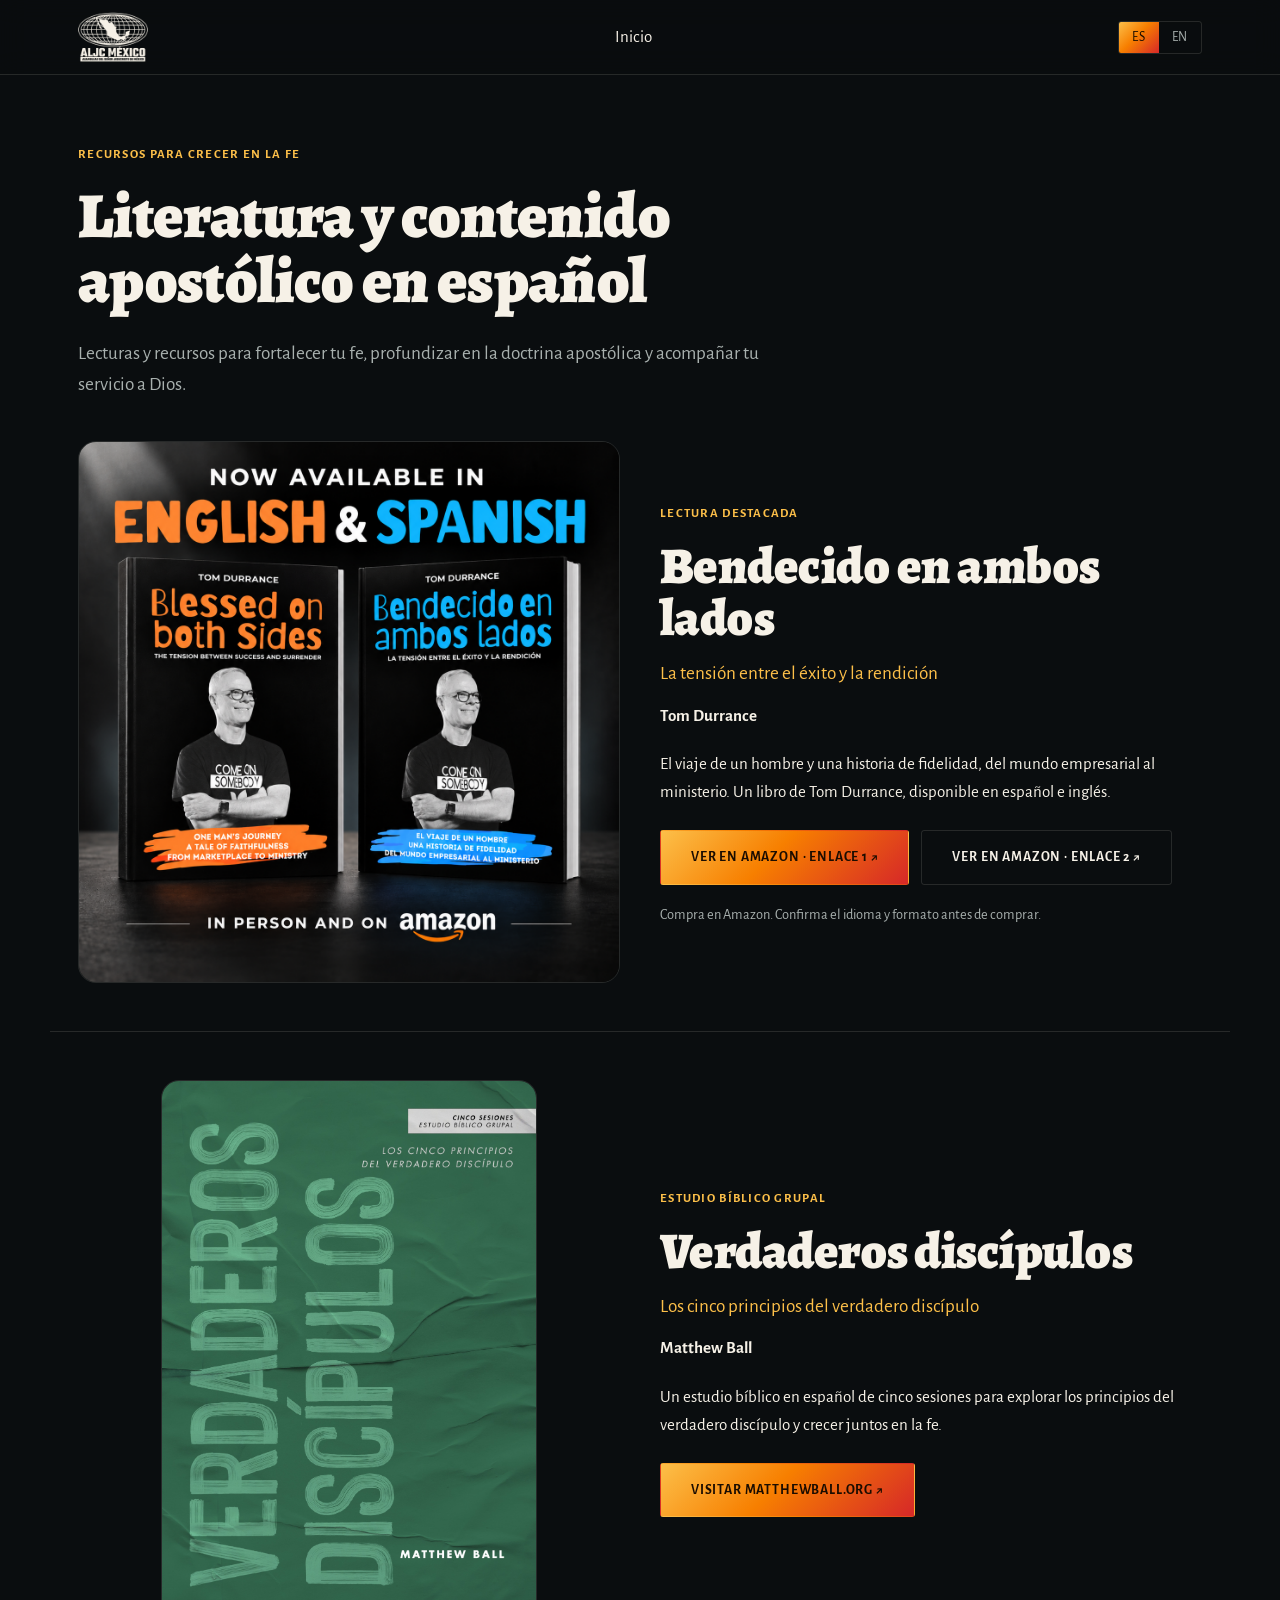
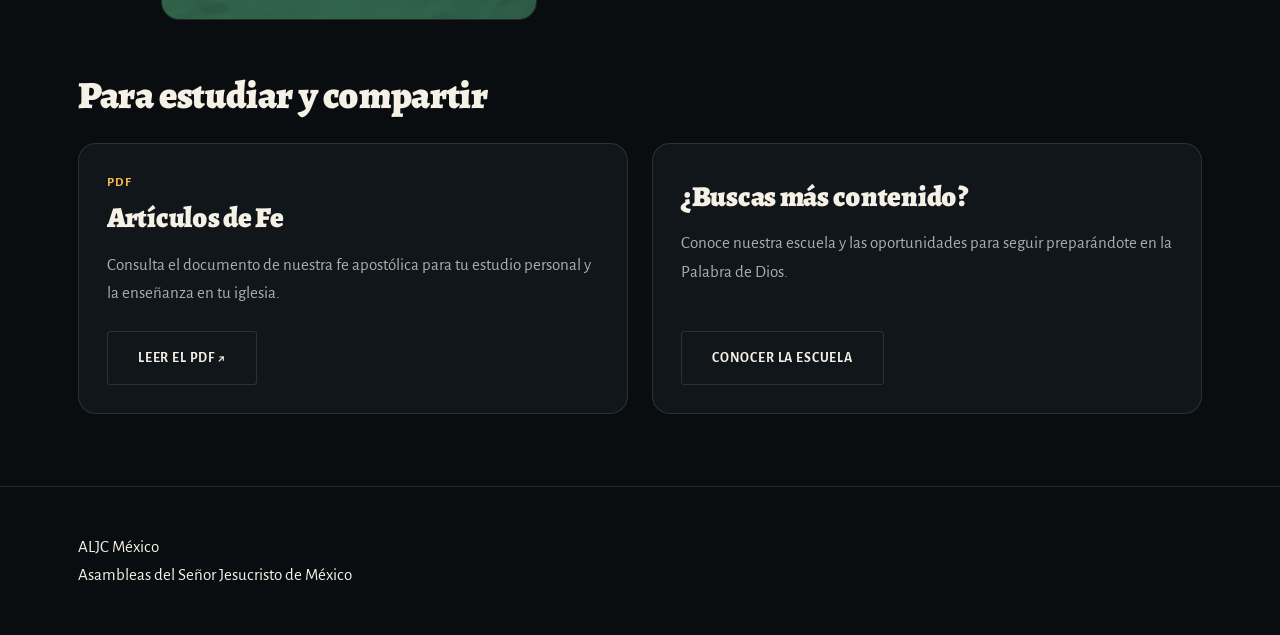
<file: literatura.html>
<!DOCTYPE html>
<html lang="es">
<head>
  <meta charset="UTF-8">
  <meta name="viewport" content="width=device-width, initial-scale=1.0">
  <title>Literatura apostólica en español — ALJC México</title>
  <meta name="description" content="Literatura y contenido apostólico en español: Bendecido en ambos lados de Tom Durrance, Artículos de Fe y recursos de formación de ALJC México.">
  <link rel="preconnect" href="https://fonts.googleapis.com">
  <link rel="preconnect" href="https://fonts.gstatic.com" crossorigin>
  <link href="https://fonts.googleapis.com/css2?family=Alegreya:wght@400;700;900&family=Alegreya+Sans:wght@400;600;700&display=swap" rel="stylesheet">
  <link rel="stylesheet" href="styles.css?v=31">
</head>
<body data-page="literature">
  <header class="nav">
    <div class="wrap nav-inner">
      <a class="brand" href="index.html"><img class="mark-logo" src="assets/logo-mark.png" alt="ALJC México"></a>
      <a href="index.html" data-i18n="lit.home">Inicio</a>
      <div class="lang" role="group" aria-label="Idioma / Language">
        <button id="es" class="active" aria-pressed="true" onclick="setLang('es')">ES</button>
        <button id="en" aria-pressed="false" onclick="setLang('en')">EN</button>
      </div>
    </div>
  </header>
  <main class="literature-main">
    <section class="wrap literature-intro">
      <span class="eyebrow" data-i18n="lit.eyebrow">Recursos para crecer en la fe</span>
      <h1 data-i18n="lit.title">Literatura y contenido apostólico en español</h1>
      <p data-i18n="lit.intro">Lecturas y recursos para fortalecer tu fe, profundizar en la doctrina apostólica y acompañar tu servicio a Dios.</p>
    </section>
    <section class="wrap literature-feature" aria-labelledby="book-title">
      <img class="literature-art" src="assets/literatura-tom-durrance.png" width="1254" height="1254" alt="Tom Durrance: Bendecido en ambos lados y Blessed on both sides, ediciones en español e inglés">
      <div>
        <span class="eyebrow" data-i18n="lit.featured">Lectura destacada</span>
        <h2 id="book-title" data-i18n="lit.book">Bendecido en ambos lados</h2>
        <p class="literature-subtitle" data-i18n="lit.subtitle">La tensión entre el éxito y la rendición</p>
        <p class="literature-author">Tom Durrance</p>
        <p data-i18n="lit.description">El viaje de un hombre y una historia de fidelidad, del mundo empresarial al ministerio. Un libro de Tom Durrance, disponible en español e inglés.</p>
        <div class="cta-row">
          <a class="btn btn-primary" href="https://www.amazon.com/dp/B0HFQ5TT7W" target="_blank" rel="noopener noreferrer" data-i18n="lit.amazon1">Ver en Amazon · enlace 1 ↗</a>
          <a class="btn btn-ghost" href="https://www.amazon.com/dp/B0GZ1YGNC6" target="_blank" rel="noopener noreferrer" data-i18n="lit.amazon2">Ver en Amazon · enlace 2 ↗</a>
        </div>
        <p class="literature-note" data-i18n="lit.external">Compra en Amazon. Confirma el idioma y formato antes de comprar.</p>
      </div>
    </section>
    <section class="wrap literature-feature literature-disciples" aria-labelledby="disciples-title">
      <img class="literature-art literature-cover" src="assets/verdaderos-discipulos-matthew-ball.jpg" alt="Portada de Verdaderos discípulos, de Matthew Ball" loading="lazy">
      <div>
        <span class="eyebrow" data-i18n="lit.groupStudy">Estudio bíblico grupal</span>
        <h2 id="disciples-title" data-i18n="lit.disciples">Verdaderos discípulos</h2>
        <p class="literature-subtitle" data-i18n="lit.disciplesSubtitle">Los cinco principios del verdadero discípulo</p>
        <p class="literature-author">Matthew Ball</p>
        <p data-i18n="lit.disciplesDescription">Un estudio bíblico en español de cinco sesiones para explorar los principios del verdadero discípulo y crecer juntos en la fe.</p>
        <div class="cta-row">
          <a class="btn btn-primary" href="https://matthewball.org/" target="_blank" rel="noopener noreferrer" data-i18n="lit.ballSite">Visitar matthewball.org ↗</a>
        </div>
      </div>
    </section>
    <section class="wrap literature-resources" aria-labelledby="study-title">
      <h2 id="study-title" data-i18n="lit.study">Para estudiar y compartir</h2>
      <div class="literature-grid">
        <article class="literature-card">
          <span class="eyebrow">PDF</span>
          <h3 data-i18n="lit.faith">Artículos de Fe</h3>
          <p data-i18n="lit.faithText">Consulta el documento de nuestra fe apostólica para tu estudio personal y la enseñanza en tu iglesia.</p>
          <a class="btn btn-ghost" href="assets/articulos-de-fe.pdf" target="_blank" rel="noopener noreferrer" data-i18n="lit.pdf">Leer el PDF ↗</a>
        </article>
        <article class="literature-card">
          <h3 data-i18n="lit.more">¿Buscas más contenido?</h3>
          <p data-i18n="lit.moreText">Conoce nuestra escuela y las oportunidades para seguir preparándote en la Palabra de Dios.</p>
          <a class="btn btn-ghost" href="index.html#escuela" data-i18n="lit.school">Conocer la escuela</a>
        </article>
      </div>
    </section>
  </main>
  <footer><div class="wrap"><a href="index.html">ALJC México</a><p data-i18n="lit.footer">Asambleas del Señor Jesucristo de México</p></div></footer>
  <script src="script.js?v=32"></script>
</body>
</html>
</file>
<file: styles.css>
/* ALJC México — styles */
.literature-main{padding:64px 0 72px}
.wrap.literature-intro{padding-bottom:40px}
.literature-intro h1{font-size:clamp(2.4rem,5vw,4.4rem);max-width:850px;margin:16px 0 24px}
.literature-intro p{max-width:700px;color:var(--muted);font-size:1.2rem}
.literature-feature{display:grid;grid-template-columns:minmax(0,1fr) minmax(0,1fr);gap:40px;align-items:center}
.literature-art{display:block;width:100%;height:auto;border:1px solid var(--line);border-radius:18px}
.wrap.literature-disciples{margin-top:48px;padding-top:48px;border-top:1px solid var(--line)}
.literature-cover{max-height:540px;width:auto;max-width:100%;justify-self:center}
.literature-feature h2{font-size:clamp(2rem,4vw,3.2rem);margin:14px 0}
.literature-subtitle{color:var(--gold);font-size:1.2rem}
.literature-author{margin:12px 0 20px;font-weight:700}
.literature-feature .cta-row{justify-content:flex-start;flex-wrap:wrap;gap:12px;margin-top:24px}
.literature-note{font-size:.9rem;color:var(--muted);margin-top:18px}
.wrap.literature-resources{padding-top:56px}
.literature-resources h2{font-size:2.4rem;margin-bottom:28px}
.literature-grid{display:grid;grid-template-columns:1fr 1fr;gap:24px}
.literature-card{display:flex;flex-direction:column;align-items:flex-start;background:var(--panel);border:1px solid var(--line);border-radius:18px;padding:28px}
.literature-card h3{font-size:1.8rem;margin:10px 0 18px}
.literature-card p{color:var(--muted);margin-bottom:24px}
.literature-card .btn{display:inline-flex;justify-content:center;margin-top:auto}
@media(max-width:860px){.literature-main{padding-top:48px}.literature-feature{grid-template-columns:1fr;gap:28px}.literature-art{max-width:540px;justify-self:center}.literature-grid{grid-template-columns:1fr}.wrap.literature-disciples{margin-top:40px;padding-top:40px}}
@media(max-width:480px){.literature-main{padding:32px 0 48px}.literature-card{padding:24px}.literature-feature .btn{width:100%;text-align:center}.wrap.literature-intro{padding-bottom:32px}.wrap.literature-resources{padding-top:40px}.literature-cover{max-height:400px}.literature-feature{gap:24px}}
:root{
    --ink:#0A0D0F;
    --panel:#10161A;
    --panel-2:#161E23;
    --bone:#F6F1E7;
    --muted:#A8B0AE;
    --line:rgba(246,241,231,.12);
    --red:#D62828;
    --orange:#F77F00;
    --gold:#FCBF49;
    --green:#2E8B57;
    --flame:linear-gradient(135deg,#FCBF49 0%,#F77F00 45%,#D62828 100%);
    --maxw:1180px;
    --ease:cubic-bezier(.22,.61,.36,1);
  }
  *{box-sizing:border-box;margin:0;padding:0}
  html{scroll-behavior:smooth}
  body{
    background:var(--ink);
    color:var(--bone);
    font-family:'Alegreya Sans',system-ui,sans-serif;
    font-size:17px;
    line-height:1.65;
    -webkit-font-smoothing:antialiased;
    overflow-x:hidden;
  }
  .wrap{max-width:var(--maxw);margin:0 auto;padding:0 28px}
  h1,h2,h3{font-family:'Alegreya',Georgia,serif;font-weight:900;line-height:1.02;letter-spacing:-.01em}
  .flame-text{color:var(--orange)}
  .eyebrow{
    font-family:'Alegreya Sans',sans-serif;font-weight:700;font-size:.8rem;
    letter-spacing:.1em;text-transform:uppercase;color:var(--gold);
    display:inline-block;
  }
  a{color:inherit;text-decoration:none}

  /* ---------- NAV ---------- */
  header.nav{
    position:sticky;top:0;z-index:50;
    backdrop-filter:blur(14px);
    background:rgba(10,13,15,.72);
    border-bottom:1px solid var(--line);
  }
  .nav-inner{display:flex;align-items:center;justify-content:space-between;height:74px}
  .brand{display:flex;align-items:center;gap:12px;font-family:'Alegreya',serif;font-weight:900;font-size:1.15rem;letter-spacing:.02em}
  .brand .mark{width:30px;height:38px;flex:none}
  .nav-links{display:flex;align-items:center;gap:22px}
  .nav-links a{font-size:.85rem;font-weight:600;color:var(--muted);transition:color .25s}
  .nav-links a:hover{color:var(--bone)}
  .lang{display:flex;border:1px solid var(--line);border-radius:3px;overflow:hidden;font-size:.74rem;font-weight:700}
  .lang button{background:none;border:0;color:var(--muted);padding:7px 13px;cursor:pointer;font-family:inherit;letter-spacing:.05em;transition:.25s}
  .lang button.active{background:var(--flame);color:#1a0c00}
  .burger{display:none;background:none;border:0;color:var(--bone);cursor:pointer;flex-direction:column;gap:5px;padding:8px}
  .burger span{width:24px;height:2px;background:var(--bone);display:block}

  /* ---------- HERO ---------- */
  .hero{position:relative;overflow:hidden;padding:110px 0 90px;text-align:center}
  .hero-bg{position:absolute;inset:0;z-index:0;pointer-events:none;
    background:linear-gradient(180deg,rgba(10,13,15,.90) 0%,rgba(10,13,15,.72) 46%,rgba(10,13,15,.82) 74%,rgba(10,13,15,.97) 100%),url('assets/hero.jpg') center 32%/cover no-repeat}
  .hero-bg::before{
    content:"";position:absolute;left:50%;top:8%;transform:translateX(-50%);
    width:760px;height:760px;max-width:120vw;
    background:radial-gradient(circle,rgba(247,127,0,.30),rgba(214,40,40,.12) 38%,transparent 66%);
    filter:blur(8px);
  }
  .ember-field{position:absolute;inset:0}
  .ember{position:absolute;bottom:-12px;width:4px;height:4px;border-radius:50%;background:var(--orange);opacity:0;filter:blur(.5px)}
  .hero-inner{position:relative;z-index:2;max-width:960px;margin:0 auto}
  .scripture{font-family:'Alegreya',serif;font-style:italic;font-weight:500;color:var(--gold);font-size:1.02rem;margin-bottom:26px;letter-spacing:.01em}
  .hero h1{font-size:clamp(3.1rem,11vw,8.4rem);text-transform:uppercase;letter-spacing:-.02em}
  .hero h1 .big32{display:block;font-size:clamp(5rem,20vw,15rem);line-height:.86;margin-top:.02em}
  .hero-sub{max-width:620px;margin:30px auto 0;color:var(--muted);font-size:1.12rem}
  .cta-row{display:flex;gap:16px;justify-content:center;flex-wrap:wrap;margin-top:40px}
  .btn{
    font-family:'Alegreya Sans',sans-serif;font-weight:700;font-size:.86rem;letter-spacing:.06em;text-transform:uppercase;
    padding:15px 30px;border-radius:3px;cursor:pointer;border:1px solid transparent;transition:.3s var(--ease);
  }
  .btn-primary{background:var(--flame);color:#1a0c00}
  .btn-primary:hover{transform:translateY(-2px);box-shadow:0 14px 40px rgba(247,127,0,.35)}
  .btn-ghost{border-color:var(--line);color:var(--bone)}
  .btn-ghost:hover{border-color:var(--gold);color:var(--gold)}

  /* ---------- STAT BAND ---------- */
  .stats{border-top:1px solid var(--line);border-bottom:1px solid var(--line);background:var(--panel)}
  .stats-grid{display:grid;grid-template-columns:repeat(3,1fr)}
  .stat{padding:54px 24px;text-align:center;border-right:1px solid var(--line)}
  .stat:last-child{border-right:0}
  .stat .num{font-family:'Alegreya',serif;font-weight:900;font-size:clamp(3rem,7vw,5rem);line-height:1}
  .stat .lbl{margin-top:10px;font-size:.8rem;letter-spacing:.1em;text-transform:uppercase;color:var(--muted);font-weight:600}

  /* ---------- SECTION SHELL ---------- */
  section.block{padding:104px 0}
  .section-head{max-width:680px;margin-bottom:54px}
  .section-head.center{margin-left:auto;margin-right:auto;text-align:center}
  .section-head h2{font-size:clamp(2.2rem,5vw,3.6rem);margin-top:16px}
  .section-head p{margin-top:18px;color:var(--muted);font-size:1.08rem}

  /* ---------- ABOUT ---------- */
  .about-grid{display:grid;grid-template-columns:1.05fr .95fr;gap:60px;align-items:center}
  .about-copy p{color:#D9D3C6;font-size:1.14rem;line-height:1.8}
  .about-copy p + p{margin-top:20px}
  .about-art{position:relative;aspect-ratio:1/1;border-radius:5px;overflow:hidden;border:1px solid var(--line);
    background:radial-gradient(circle at 50% 35%,rgba(247,127,0,.22),transparent 60%),var(--panel-2);
    display:flex;align-items:center;justify-content:center}
  .about-art .glyph{width:46%;opacity:.92}

  /* ---------- MISIONES (mission churches) ----------
     One .mission block per location; add another block to add a mission. */
  .mission + .mission{margin-top:48px;padding-top:40px;border-top:1px solid var(--line)}
  .mission-place{font-size:1.5rem;margin-bottom:20px;display:flex;align-items:baseline;gap:14px;flex-wrap:wrap}
  .mission-place span{font-family:'Alegreya Sans',sans-serif;font-size:.8rem;font-weight:700;
    letter-spacing:.1em;text-transform:uppercase;color:var(--gold)}
  .mission-note{margin:-10px 0 20px;font-family:'Alegreya Sans',sans-serif;font-size:.95rem;
    color:var(--muted);max-width:58ch}
  .mission-photos{display:grid;grid-template-columns:repeat(auto-fill,minmax(240px,1fr));gap:18px}
  .mission-photos img{width:100%;aspect-ratio:4/3;object-fit:cover;display:block;
    border-radius:5px;border:1px solid var(--line);transition:border-color .3s var(--ease)}
  .mission-photos img:hover{border-color:rgba(252,191,73,.45)}
  @media(max-width:600px){.mission-photos{grid-template-columns:repeat(2,1fr);gap:10px}}

  /* ---------- EVENTOS ---------- */
  .event-grid{display:grid;grid-template-columns:repeat(2,1fr);gap:24px;max-width:760px;margin:0 auto}
  .event-card{margin:0}
  .event-card img{width:100%;aspect-ratio:4/5;object-fit:cover;display:block;
    border-radius:5px;border:1px solid var(--line);transition:border-color .3s var(--ease)}
  .event-card:hover img{border-color:rgba(252,191,73,.45)}
  .event-card figcaption{margin-top:12px;text-align:center;font-size:.9rem;color:var(--muted)}
  .event-card figcaption strong{color:var(--bone);font-weight:700}
  .event-details{display:grid;grid-template-columns:1.1fr .9fr;gap:40px;margin-top:48px;
    padding-top:36px;border-top:1px solid var(--line)}
  .event-block h3{font-size:1.25rem;margin-bottom:16px}
  .event-sched{list-style:none;display:flex;flex-direction:column;gap:20px}
  .ev-day{display:block;font-weight:700;color:var(--gold);font-size:.8rem;
    letter-spacing:.1em;text-transform:uppercase;margin-bottom:8px}
  .ev-item{display:block;color:var(--muted);font-size:1rem;line-height:1.9}
  .ev-item b{color:var(--bone);font-weight:700;margin-right:8px}
  .event-speakers{color:var(--muted);font-size:1.05rem;line-height:1.9}
  @media(max-width:860px){
    .event-grid{grid-template-columns:1fr;gap:26px;max-width:420px;margin:0 auto}
    .event-details{grid-template-columns:1fr;gap:28px}
  }

  /* ---------- ESCUELA BIBLICA / IPAM ---------- */
  .school-grid{display:grid;grid-template-columns:1.05fr .95fr;gap:60px;align-items:center}
  .school-copy h2{font-size:clamp(2rem,4.6vw,3.2rem);margin:16px 0 22px}
  .school-copy p{color:var(--muted);font-size:1.08rem;line-height:1.75}
  .school-copy p + p{margin-top:16px}
  .school-cta{margin-top:30px;display:inline-block}
  .school-art img{width:100%;aspect-ratio:4/3;object-fit:cover;object-position:center 28%;
    border-radius:5px;border:1px solid var(--line);display:block}

  /* ---------- PILLARS ---------- */
  .pillars{display:grid;grid-template-columns:repeat(3,1fr);gap:24px}
  .pillar{background:var(--panel);border:1px solid var(--line);border-radius:5px;padding:38px 32px;transition:.35s var(--ease)}
  .pillar:hover{transform:translateY(-2px);border-color:rgba(252,191,73,.4)}
  .pillar .ico{width:46px;height:46px;margin-bottom:22px}
  .pillar h3{font-size:1.5rem;margin-bottom:12px}
  .pillar p{color:var(--muted);font-size:1rem}
  .pillar .motto{font-family:'Alegreya',serif;font-weight:900;font-size:1.7rem;line-height:1.15;margin-bottom:10px}

  /* ---------- STATES GRID ---------- */
  .states-meta{display:flex;justify-content:space-between;align-items:flex-end;flex-wrap:wrap;gap:20px;margin-bottom:34px}
  .states-count{font-family:'Alegreya',serif;font-weight:900;font-size:1.2rem}
  .states-count b{font-size:2.4rem;display:inline-block;vertical-align:-4px}
  .states-grid{display:grid;grid-template-columns:repeat(8,1fr);gap:12px}
  .state{
    position:relative;aspect-ratio:1/1;border-radius:4px;border:1px solid var(--line);
    background:var(--panel);display:flex;align-items:flex-end;padding:10px;cursor:pointer;
    overflow:hidden;transition:.4s var(--ease);
  }
  .state .code{font-family:'Alegreya',serif;font-weight:900;font-size:1.05rem;color:var(--muted);transition:.3s;position:relative;z-index:2;line-height:1}
  .state .name{position:absolute;left:10px;right:10px;top:10px;font-size:.6rem;letter-spacing:.04em;text-transform:uppercase;color:var(--muted);font-weight:600;line-height:1.15;z-index:2;transition:.3s}
  .state::after{content:"";position:absolute;inset:0;background:var(--flame);opacity:0;transition:.4s var(--ease)}
  .state:hover,.state.lit{border-color:transparent;transform:translateY(-2px)}
  .state:hover::after,.state.lit::after{opacity:1}
  .state:hover .code,.state:hover .name,.state.lit .code,.state.lit .name{color:#1a0c00}
  .state:hover{box-shadow:0 12px 34px rgba(247,127,0,.34)}

  /* ---------- SOULS ---------- */
  .souls{position:relative;text-align:center;background:
    radial-gradient(circle at 50% 0%,rgba(214,40,40,.18),transparent 55%),var(--panel)}
  .souls .huge{font-family:'Alegreya',serif;font-weight:900;font-size:clamp(4rem,16vw,12rem);line-height:.9;letter-spacing:-.03em}
  .souls .unit{font-size:clamp(2rem,6vw,4rem);vertical-align:super}
  .souls p{max-width:620px;margin:24px auto 0;color:var(--muted);font-size:1.15rem}

  /* ---------- LEADERSHIP ---------- */
  .leaders{display:grid;grid-template-columns:repeat(3,1fr);gap:24px}
  .leader{background:var(--panel);border:1px solid var(--line);border-radius:5px;overflow:hidden;transition:.35s var(--ease)}
  .leader:hover{transform:translateY(-2px);border-color:rgba(252,191,73,.4)}
  .leader .photo{aspect-ratio:4/3;display:flex;align-items:center;justify-content:center;
    background:radial-gradient(circle at 50% 40%,rgba(247,127,0,.20),transparent 65%),var(--panel-2);position:relative}
  .leader .monogram{font-family:'Alegreya',serif;font-weight:900;font-size:2.6rem;background:var(--flame);
    -webkit-background-clip:text;background-clip:text;color:transparent}
  .leader .body{padding:26px 26px 30px}
  .leader .role{font-size:.7rem;letter-spacing:.1em;text-transform:uppercase;color:var(--gold);font-weight:700}
  .leader h3{font-size:1.4rem;margin:10px 0 4px}
  .leader .couple{color:var(--muted);font-size:.95rem;font-style:italic;font-family:'Alegreya',serif}
  .leader .loc{margin-top:14px;font-size:.85rem;color:var(--muted);display:flex;align-items:center;gap:7px}
  .editable-note{margin-top:36px;text-align:center;font-size:.86rem;color:var(--muted);border:1px dashed var(--line);
    border-radius:4px;padding:16px;background:var(--panel)}

  /* ---------- CTA / CONTACT ---------- */
  .join{text-align:center;background:var(--panel)}
  .join h2{font-size:clamp(2.4rem,6vw,4.4rem)}
  .join p{max-width:560px;margin:20px auto 0;color:var(--muted);font-size:1.12rem}
  .contact-row{display:flex;gap:22px;justify-content:center;flex-wrap:wrap;margin-top:40px}
  .contact-card{background:var(--ink);border:1px solid var(--line);border-radius:4px;padding:22px 30px;min-width:200px}
  .contact-card .k{font-size:.7rem;letter-spacing:.1em;text-transform:uppercase;color:var(--gold);font-weight:700}
  .contact-card .v{margin-top:8px;font-size:1.05rem;font-weight:600}

  /* ---------- FOOTER ---------- */
  footer{border-top:1px solid var(--line);padding:46px 0}
  .foot-inner{display:flex;justify-content:space-between;align-items:center;flex-wrap:wrap;gap:18px}
  .foot-inner .brand{font-size:1rem}
  .foot-inner small{color:var(--muted);font-size:.82rem}
  .foot-social a{display:inline-flex;align-items:center;gap:8px;color:var(--bone);text-decoration:none;
    font-size:.86rem;transition:color .25s var(--ease)}
  .foot-social a:hover{color:var(--gold)}

  /* ---------- REVEAL ---------- */
  .reveal{opacity:0;transform:translateY(26px);transition:opacity .8s var(--ease),transform .8s var(--ease)}
  .reveal.in{opacity:1;transform:none}

  /* ---------- RESPONSIVE ---------- */
  @media(max-width:900px){
    .nav-links{position:fixed;inset:74px 0 auto 0;background:var(--ink);flex-direction:column;
      padding:24px 28px;gap:18px;border-bottom:1px solid var(--line);transform:translateY(-130%);transition:.4s var(--ease)}
    .nav-links.open{transform:none}
    .nav-links a{font-size:1rem}
    .burger{display:flex}
    .about-grid,.school-grid{grid-template-columns:1fr;gap:40px}
    .pillars,.leaders{grid-template-columns:1fr}
    .states-grid{grid-template-columns:repeat(4,1fr)}
    .stats-grid{grid-template-columns:1fr}
    .stat{border-right:0;border-bottom:1px solid var(--line)}
    .stat:last-child{border-bottom:0}
  }
  @media(max-width:480px){
    .states-grid{grid-template-columns:repeat(3,1fr);gap:8px}
    .state .name{font-size:.52rem}
    section.block{padding:74px 0}
  }
  @media(prefers-reduced-motion:reduce){
    *{animation:none!important;transition:none!important}
    .reveal{opacity:1;transform:none}
  }
  /* ---------- LOGO + OBISPO ---------- */
  .mark-logo{height:50px;width:auto;display:block}
  .hero-logo{width:min(330px,74vw);height:auto;margin:0 auto 28px;display:block;animation:logoIn 1s var(--ease) both}
  @keyframes logoIn{from{opacity:0;transform:translateY(-4px)}to{opacity:1;transform:none}}
  .about-logo{width:74%;max-width:360px;height:auto}
  .obispo{display:grid;grid-template-columns:.82fr 1.18fr;background:var(--panel);border:1px solid var(--line);
    border-radius:5px;overflow:hidden;margin-bottom:30px}
  .obispo-photo{position:relative;min-height:400px}
  .obispo-photo img{width:100%;height:100%;object-fit:cover;object-position:center 18%;display:block}
  .obispo-body{padding:46px 50px;display:flex;flex-direction:column;justify-content:center}
  .obispo-body .role{font-size:.72rem;letter-spacing:.1em;text-transform:uppercase;color:var(--gold);font-weight:700}
  .obispo-body h3{font-size:clamp(1.9rem,3.4vw,2.9rem);margin:12px 0 6px}
  .obispo-body .couple{color:var(--muted);font-style:italic;font-family:'Alegreya',serif;font-size:1.08rem}
  .obispo-body p{margin-top:18px;color:#D9D3C6;font-size:1.06rem;line-height:1.7}
  @media(max-width:760px){
    .obispo{grid-template-columns:1fr}
    .obispo-photo{min-height:360px}
    .obispo-body{padding:32px 28px}
    .mark-logo{height:42px}
  }
  /* ---------- REGIONS ---------- */
  .region{margin-bottom:38px}
  .region-head{display:flex;align-items:baseline;gap:14px;margin-bottom:16px;padding-bottom:12px;border-bottom:1px solid var(--line)}
  .region-name{font-family:'Alegreya',serif;font-weight:900;font-size:1.55rem;letter-spacing:-.01em}
  .region-tag{color:var(--muted);font-size:.85rem;font-style:italic;font-family:'Alegreya',serif}
  .region-count{margin-left:auto;font-family:'Alegreya',serif;font-weight:900;color:var(--gold);font-size:1.25rem}
  .region .states-grid{margin:0}
  .sub-head{font-family:'Alegreya',serif;font-weight:900;font-size:1.55rem;margin:16px 0 26px;text-align:center}
  .council-sub{color:var(--muted);text-align:center;max-width:620px;margin:-14px auto 28px}

  /* ---------- ARTICULOS DE FE (accordion) ---------- */
  .faith-list{max-width:830px;margin:0 auto;display:flex;flex-direction:column;gap:10px}
  .faith-item{background:var(--panel);border:1px solid var(--line);border-radius:4px;overflow:hidden}
  .faith-item summary{cursor:pointer;list-style:none;padding:17px 22px;font-family:'Alegreya',serif;font-weight:900;
    font-size:1.06rem;color:var(--bone);display:flex;justify-content:space-between;align-items:center;gap:14px;transition:color .2s}
  .faith-item summary::-webkit-details-marker{display:none}
  .faith-item summary::after{content:'+';color:var(--gold);font-size:1.5rem;line-height:1;font-family:'Alegreya Sans',sans-serif}
  .faith-item[open] summary::after{content:'\2013'}
  .faith-item summary:hover{color:var(--gold)}
  .faith-item[open] summary{color:var(--gold)}
  .faith-body{padding:2px 22px 20px;color:var(--muted);font-size:.96rem;line-height:1.75}
  .fe-download{text-align:center;margin-top:32px}

  /* ---------- MOMENTOS (gallery) ---------- */
  .gallery-grid{display:grid;grid-template-columns:repeat(auto-fill,minmax(210px,1fr));gap:14px}
  .gallery-grid img{width:100%;aspect-ratio:2/3;object-fit:cover;border-radius:4px;border:1px solid var(--line);
    display:block;transition:transform .3s var(--ease),border-color .3s var(--ease)}
  .gallery-grid img:hover{transform:scale(1.02);border-color:rgba(252,191,73,.45)}
  .gallery-link{text-align:center;margin-top:26px}
  @media(max-width:600px){.gallery-grid{grid-template-columns:repeat(2,1fr);gap:10px}}

  /* ---------- OBISPO LOC ---------- */
  .obispo-loc{margin-top:14px;display:flex;align-items:center;gap:7px;color:var(--muted);font-size:.92rem}

  /* ---------- VIDEO ---------- */
  .video-frame{position:relative;aspect-ratio:16/9;border-radius:5px;overflow:hidden;border:1px solid var(--line);
    background:radial-gradient(circle at 50% 42%,rgba(247,127,0,.16),transparent 65%),var(--panel-2)}
  .video-embed{position:absolute;inset:0;width:100%;height:100%;border:0;z-index:2}
  .video-ph{position:absolute;inset:0;display:flex;flex-direction:column;align-items:center;justify-content:center;
    gap:16px;text-align:center;padding:24px;z-index:1}
  .video-ph p{color:var(--muted);max-width:360px;font-size:.96rem}

  /* ---------- GIVE ---------- */
  .give-grid{display:grid;grid-template-columns:1fr 1fr;gap:24px;margin-top:6px}
  .give-card{background:var(--ink);border:1px solid var(--line);border-radius:5px;padding:34px 32px}
  .give-card h3{font-size:1.45rem;margin-bottom:26px}
  .bar-row{margin-bottom:20px}
  .bar-top{display:flex;justify-content:space-between;font-size:.92rem;margin-bottom:8px;color:#D9D3C6}
  .bar-top b{color:var(--gold)}
  .bar{height:9px;border-radius:3px;background:rgba(246,241,231,.08);overflow:hidden}
  .bar i{display:block;height:100%;background:var(--flame);border-radius:3px}
  .num-grid{display:grid;grid-template-columns:1fr 1fr;gap:24px}
  .num-grid>div{display:flex;flex-direction:column;gap:4px}
  .num-grid b{font-family:'Alegreya',serif;font-weight:900;font-size:2.5rem;line-height:1}
  /* direct child only — otherwise this also shrinks the counter <span> inside <b> */
  .num-grid>div>span{font-size:.82rem;color:var(--muted);letter-spacing:.03em}

  /* ---------- NEWS ---------- */
  .news-grid{display:grid;grid-template-columns:repeat(3,1fr);gap:24px}
  .news-card{background:var(--panel);border:1px solid var(--line);border-radius:5px;padding:30px 28px;transition:.35s var(--ease)}
  .news-card:hover{transform:translateY(-2px);border-color:rgba(252,191,73,.4)}
  .news-meta{display:flex;align-items:center;gap:12px;margin-bottom:16px}
  .news-tag{font-size:.64rem;letter-spacing:.1em;text-transform:uppercase;font-weight:700;color:#1a0c00;
    background:var(--flame);padding:5px 12px;border-radius:3px}
  .news-date{font-size:.8rem;color:var(--muted)}
  .news-card h3{font-size:1.32rem;margin-bottom:10px}
  .news-card p{color:var(--muted);font-size:.97rem}

  /* ---------- INSTAGRAM EMBEDS ---------- */
  .ig-reel{display:flex;justify-content:center}
  .ig-grid{display:flex;flex-wrap:wrap;justify-content:center;gap:24px;align-items:flex-start}
  .ig-grid .instagram-media{flex:0 0 336px;width:336px!important;max-width:336px!important;min-width:0!important;margin:0!important}
  .ig-follow{text-align:center;margin-top:30px}


  /* ---------- GIVING METHODS / CONTACT LINKS ---------- */
  .give-methods{display:flex;flex-wrap:wrap;justify-content:center;gap:14px;margin-top:26px}
  .give-way{display:flex;flex-direction:column;align-items:center;gap:2px;background:var(--panel);
    border:1px solid var(--line);border-radius:4px;padding:14px 22px;min-width:160px;text-decoration:none;transition:border-color .25s var(--ease)}
  a.give-way:hover{border-color:var(--gold)}
  .give-way b{font-family:'Alegreya',serif;color:var(--gold);font-size:1.02rem}
  .give-way span{color:var(--bone);font-size:.92rem}
  .contact-card .v a{color:var(--gold);text-decoration:none;border-bottom:1px solid transparent;transition:border-color .2s}
  .contact-card .v a:hover{border-color:var(--gold)}

  /* ---------- NEWSLETTER ---------- */
  .newsletter-wrap{display:grid;grid-template-columns:1fr 1fr;gap:44px;align-items:center}
  .newsletter-wrap h2{font-size:clamp(1.9rem,3.6vw,2.8rem);margin:14px 0 12px}
  .newsletter-wrap p{color:var(--muted)}
  .newsletter-form{display:flex;gap:12px;flex-wrap:wrap}
  .newsletter-form input{flex:1;min-width:200px;background:var(--ink);border:1px solid var(--line);
    border-radius:3px;padding:15px 22px;color:var(--bone);font-family:inherit;font-size:1rem}
  .newsletter-form input:focus{outline:none;border-color:var(--gold)}
  .form-status{margin-top:14px;font-size:.92rem;min-height:1.2em}
  .form-status.ok{color:var(--green)}
  .form-status.err{color:var(--red)}

  @media(max-width:760px){
    .give-grid{grid-template-columns:1fr}
    .news-grid{grid-template-columns:1fr}
    .newsletter-wrap{grid-template-columns:1fr;gap:24px}
    .region-head{flex-wrap:wrap}
  }
  /* ---------- INTERACTIVE MAP ---------- */
  .map-meta{display:flex;justify-content:space-between;align-items:center;flex-wrap:wrap;gap:16px;margin-bottom:26px}
  .map-legend{display:flex;gap:18px}
  .lg-item{display:flex;align-items:center;gap:7px;font-size:.85rem;color:var(--muted)}
  .lg-dot{width:13px;height:13px;border-radius:50%;display:inline-block}
  .lg-dot.has{background:var(--bone);border:2px solid var(--gold);box-shadow:0 0 7px rgba(252,191,73,.85)}
  .lg-dot.open{background:var(--panel);border:1px solid var(--muted)}

  .map-layout{display:grid;grid-template-columns:1.5fr 1fr;gap:30px;align-items:start}
  .mexmap{display:grid;grid-template-columns:repeat(9,1fr);grid-auto-rows:1fr;gap:8px;aspect-ratio:9/6}
  .mtile{position:relative;border:1px solid var(--line);border-radius:4px;background:var(--panel);
    color:var(--muted);font-family:'Alegreya Sans',sans-serif;font-weight:700;font-size:.68rem;letter-spacing:.02em;
    cursor:pointer;display:flex;align-items:center;justify-content:center;padding:0;transition:.25s var(--ease)}
  .mtile:hover{transform:translateY(-2px);border-color:var(--gold);color:var(--bone)}
  .mtile .mcode{position:relative;z-index:2}
  .mtile.has-pastor{border-color:transparent;color:#1a0c00;background:var(--flame);box-shadow:0 8px 22px rgba(247,127,0,.28)}
  .mtile.has-pastor:hover{transform:translateY(-2px);box-shadow:0 12px 30px rgba(247,127,0,.4)}
  .mtile .mdot{position:absolute;top:6px;right:6px;width:6px;height:6px;border-radius:50%;background:#1a0c00;opacity:.55}
  .mtile.sel{outline:3px solid var(--gold);outline-offset:2px;color:var(--bone)}
  .mtile.has-pastor.sel{color:#1a0c00}
  .mtile:focus-visible{outline:3px solid var(--gold);outline-offset:2px}

  .map-detail{position:sticky;top:96px;background:var(--panel);border:1px solid var(--line);
    border-radius:5px;padding:30px 28px;min-height:248px}
  .md-empty{color:var(--muted);font-size:1rem}
  .md-state{font-family:'Alegreya',serif;font-weight:900;font-size:1.7rem;margin-bottom:22px;line-height:1.05}
  .md-pastor{display:flex;gap:16px;align-items:center}
  .md-av{width:76px;height:76px;border-radius:50%;overflow:hidden;flex:none;display:flex;align-items:center;justify-content:center;
    background:radial-gradient(circle at 50% 40%,rgba(247,127,0,.25),transparent 70%),var(--panel-2)}
  .md-av img{width:100%;height:100%;object-fit:cover}
  .md-mono{font-family:'Alegreya',serif;font-weight:900;font-size:1.8rem;background:var(--flame);
    -webkit-background-clip:text;background-clip:text;color:transparent}
  .md-role{font-size:.66rem;letter-spacing:.1em;text-transform:uppercase;color:var(--gold);font-weight:700}
  .md-name{font-family:'Alegreya',serif;font-weight:900;font-size:1.32rem;margin:3px 0 5px}
  .md-city{color:var(--muted);font-size:.92rem;display:flex;align-items:center;gap:6px}
  .md-open .md-otag{font-size:.66rem;letter-spacing:.1em;text-transform:uppercase;color:var(--muted);font-weight:700;margin-bottom:12px}
  .md-open p{color:var(--muted);margin-bottom:20px;font-size:.98rem}
  .btn-sm{padding:11px 22px;font-size:.78rem}

  @media(max-width:860px){
    .map-layout{grid-template-columns:1fr}
    .map-detail{position:relative;top:0;min-height:0}
  }
  @media(max-width:480px){
    .mexmap{gap:5px}
    .mtile{font-size:.54rem;border-radius:7px}
    .mtile .mdot{top:4px;right:4px;width:5px;height:5px}
  }
  /* ---------- MEXICO SVG MAP ---------- */
  .mexmap{display:block;aspect-ratio:auto;width:100%}
  .mexsvg{width:100%;height:auto;display:block;overflow:visible;filter:drop-shadow(0 18px 40px rgba(0,0,0,.45))}
  .state{fill:var(--rc);fill-opacity:.82;stroke:#0A0D0F;stroke-width:.5;stroke-linejoin:round;cursor:pointer;outline:none;
    transition:fill-opacity .22s var(--ease),stroke-width .22s var(--ease)}
  .state.has{fill-opacity:1;stroke:var(--bone);stroke-width:1.2;filter:drop-shadow(0 0 4px rgba(246,241,231,.5))}
  .state:hover,.state:focus{fill-opacity:1;stroke:var(--bone);stroke-width:1.4}
  .state.sel{fill-opacity:1;stroke:#fff;stroke-width:1.9;filter:drop-shadow(0 0 8px rgba(255,255,255,.7))}
  .mexsvg.dim .state{fill-opacity:.16;stroke-opacity:.45;transition:fill-opacity .25s}
  .mexsvg.dim .state.active{fill-opacity:1;stroke-opacity:1}
  /* ---------- DETAIL PHOTO ---------- */
  .md-photo{height:300px;border-radius:4px;overflow:hidden;border:1px solid var(--line);margin-bottom:18px}
  .md-photo img{width:100%;height:100%;object-fit:cover;object-position:center top;display:block}
  .md-name{font-family:'Alegreya',serif;font-weight:900;font-size:1.3rem;line-height:1.15;margin:4px 0 6px}

  /* ---------- DETAIL: MULTI-PASTOR LIST ---------- */
  .md-list{display:flex;flex-direction:column;gap:18px;margin-top:4px}
  .md-card{display:flex;gap:14px;align-items:center}
  .md-thumb{width:74px;height:74px;border-radius:4px;overflow:hidden;flex:none;display:flex;align-items:center;justify-content:center;
    background:radial-gradient(circle at 50% 38%,rgba(247,127,0,.22),transparent 70%),var(--panel-2);border:1px solid var(--line)}
  .md-thumb img{width:100%;height:100%;object-fit:cover;object-position:center top;display:block}
  .md-thumb .md-mono{font-family:'Alegreya',serif;font-weight:900;font-size:1.5rem;background:var(--flame);-webkit-background-clip:text;background-clip:text;color:transparent}
  .md-info{min-width:0}
  .md-card .md-name{font-size:1.06rem;margin:2px 0 4px}
  .md-card .md-role{font-size:.62rem}
  .leader-img{width:100%;height:100%;object-fit:cover;object-position:center top;display:block}

  /* ---------- REGION LEGEND ---------- */
  .region-bar{margin:-6px 0 26px}
  .region-bar .eyebrow{display:block;margin-bottom:12px}
  .region-legend{display:flex;gap:10px;flex-wrap:wrap}
  .reg-chip{display:inline-flex;align-items:center;gap:8px;background:var(--panel);border:1px solid var(--line);
    border-radius:3px;padding:8px 14px;color:var(--muted);font-family:inherit;font-size:.82rem;font-weight:600;cursor:pointer;transition:.2s}
  .reg-chip i{width:11px;height:11px;border-radius:3px;display:inline-block}
  .reg-chip b{color:var(--bone);font-weight:700}
  .reg-chip:hover{border-color:var(--gold);color:var(--bone)}
  .reg-chip.on{background:var(--bone);color:var(--ink);border-color:transparent}
  .reg-chip.on b{color:var(--ink)}
  .mexsvg.dim .pin{opacity:.18;transition:opacity .25s}
  .mexsvg.dim .pin.active{opacity:1}
  .md-region{font-family:'Alegreya Sans',sans-serif;font-weight:700;font-size:.72rem;letter-spacing:.1em;text-transform:uppercase;margin:0 0 20px}
  .md-state{margin-bottom:6px}
</file>
